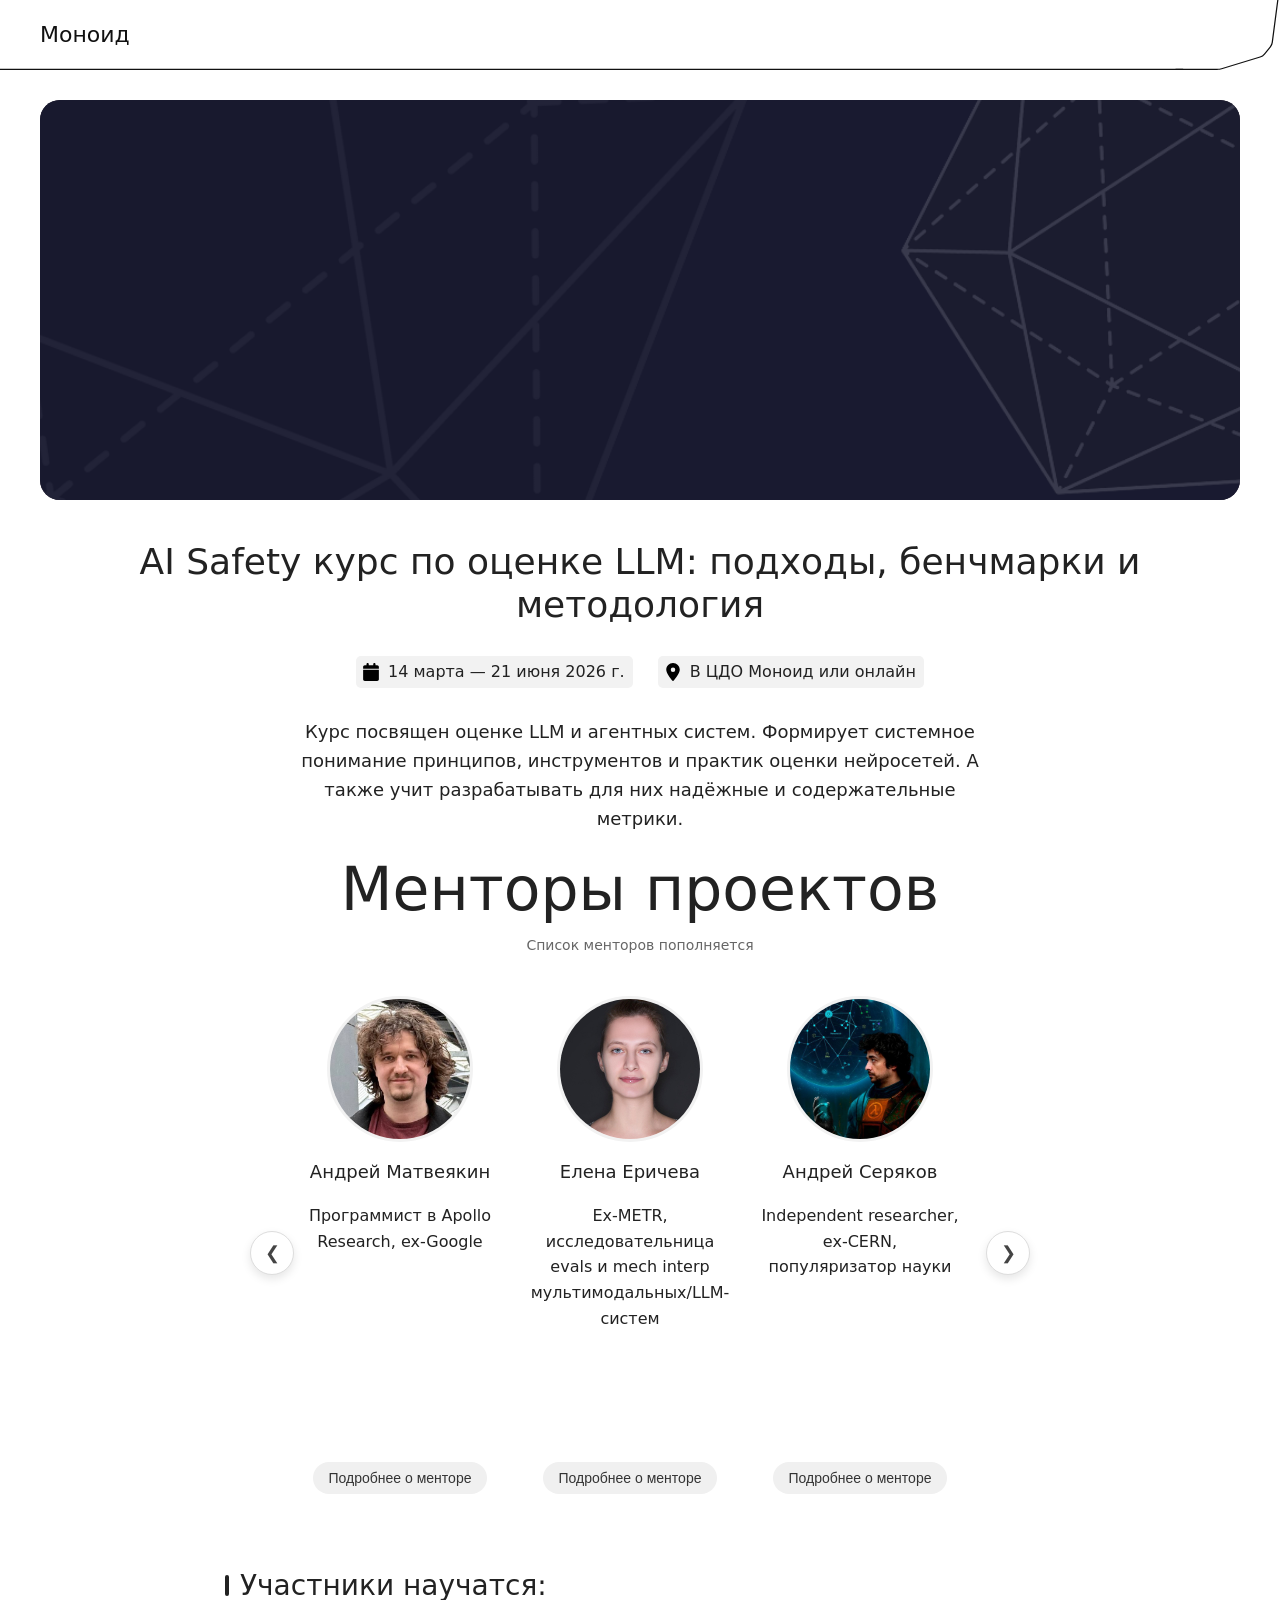
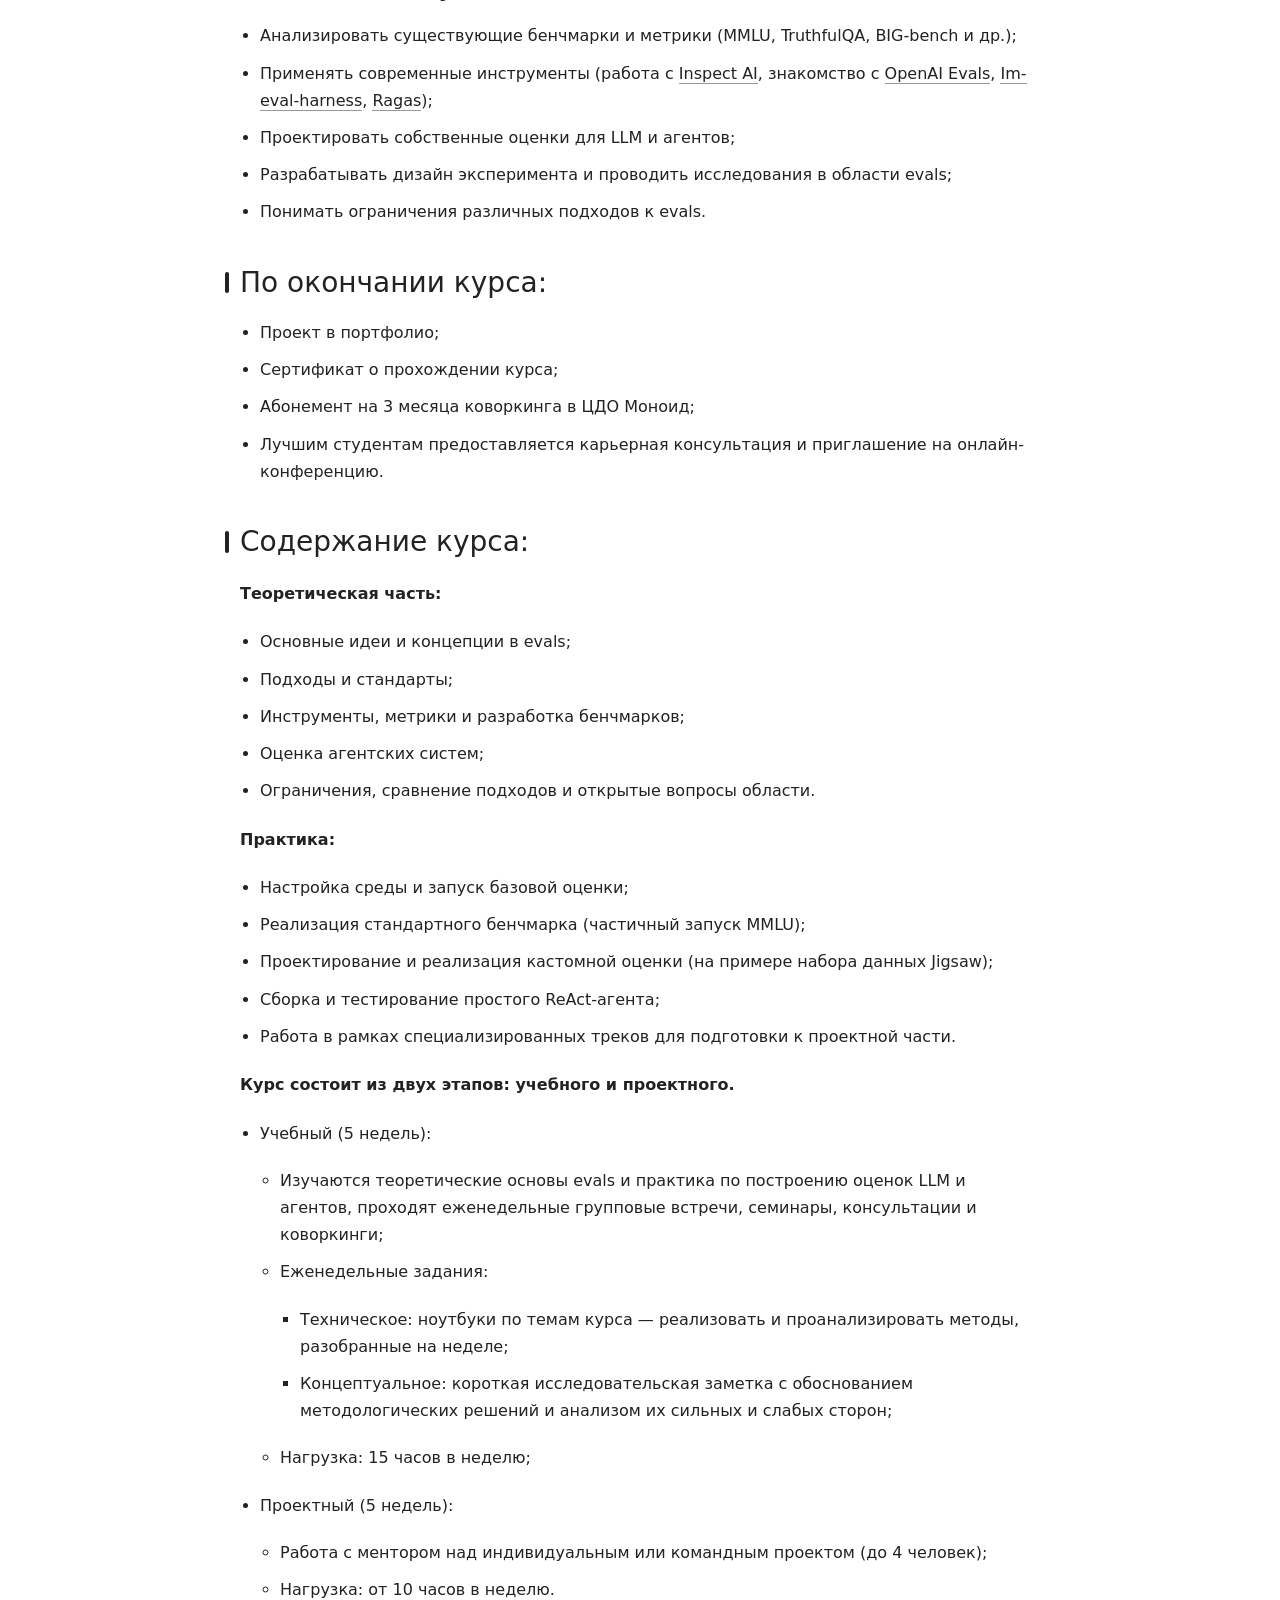
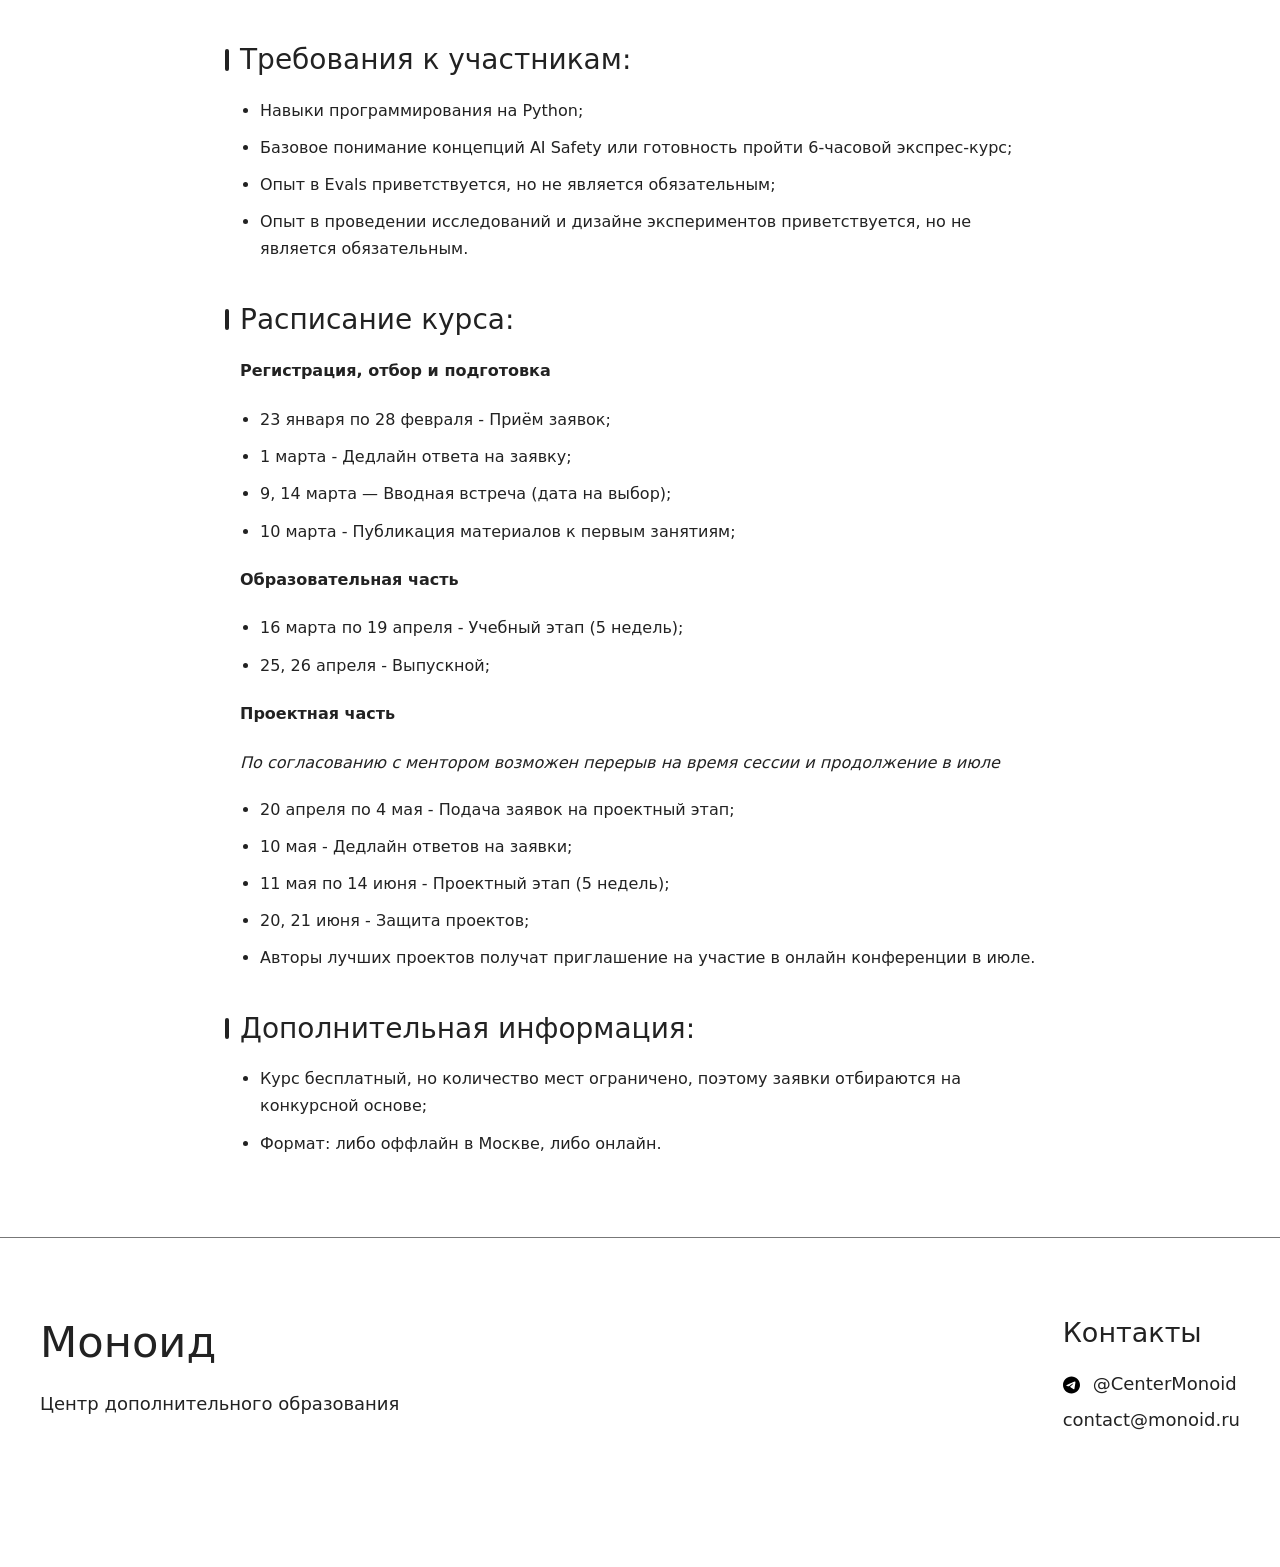
<file: index.html>
<!DOCTYPE html>

<html lang="ru">
<head>
<meta charset="utf-8"/>
<meta content="width=device-width,initial-scale=1" name="viewport"/>
<meta content="Курс посвящен оценке LLM и агентных систем. Формирует системное понимание принципов, инструментов и практик оценки нейросетей. А также учит разрабатывать для них надёжные и содержательные метрики." name="description"/>
<meta content="#222" name="theme-color"/>

<link as="style" href="assets/css/style.css" rel="preload"/>

<link href="assets/css/style.css" rel="stylesheet"/>
<link href="assets/favicon.ico" rel="icon"/>
<link href="assets/logo/icon-16.png" rel="icon" sizes="16x16" type="image/png"/>
<link href="assets/logo/icon-32.png" rel="icon" sizes="32x32" type="image/png"/>
<link href="assets/logo/icon-96.png" rel="icon" sizes="96x96" type="image/png"/>
<link href="assets/logo/icon-180.png" rel="apple-touch-icon" sizes="180x180"/>
<link href="assets/logo/icon.svg" rel="icon" type="image/svg+xml"/>









<title>AI Safety курс по оценке LLM: подходы, бенчмарки и методология | Моноид</title>
<meta content="website" property="og:type"/>
<meta content="AI Safety курс по оценке LLM: подходы, бенчмарки и методология" property="og:title"/>
<meta content="Моноид" property="og:site_name"/>
<meta content="ru" property="og:locale"/>
<meta content="https://monoid.ru/events/course-safety-evals-2026" property="og:url"/>
<link href="https://monoid.ru/events/course-safety-evals-2026" rel="canonical"/>
<link href="assets/site.css" rel="stylesheet"/></head>
<body tabindex="-1">
<!--ШАПКА — можно удалить весь header--><header class="layouts/event.njk" tabindex="-1">
<div>
<a href="index.html">Моноид</a>
</div>
</header>
<main class="layouts/event.njk" data-slug="course-safety-evals-2026" tabindex="-1">
<article class="event-single slug-course-safety-evals-2026">
<header>
<div class="event-hero-image">
<img alt="AI Safety курс по оценке LLM: подходы, бенчмарки и методология" src="assets/images/events/course-safety-evals.svg"/>
</div>
<div>
<h1>AI Safety курс по оценке LLM: подходы, бенчмарки и методология</h1>
<div class="event-intro">
<div class="event-meta">
<div class="meta-item">
<i class="fas fa-calendar"></i>
<span>
14 марта — 21 июня 2026 г.
</span>
</div>
<div class="meta-item">
<i class="fas fa-map-marker-alt"></i>
<span>В ЦДО Моноид или онлайн</span>
</div>
</div>
<p class="event-summary">Курс посвящен оценке LLM и агентных систем. Формирует системное понимание принципов, инструментов и практик оценки нейросетей. А также учит разрабатывать для них надёжные и содержательные метрики.</p>
</div>
<div class="event-share-links">
</div>
</div>
</header>
<div class="event-forms">
<!--МЕНТОРЫ — карточки и модальные окна--><section class="event-carousel">
<h2 class="carousel-title">Менторы проектов</h2>
<div class="carousel-caption">
Список менторов пополняется
</div>
<div class="carousel-wrapper">
<button aria-label="Назад" class="carousel-nav prev js-carousel-prev" type="button">
❮
</button>
<div class="carousel-track-container">
<div class="carousel-track">
<div class="carousel-card">
<div class="card-body">
<div class="card-image">
<img alt="Андрей Матвеякин" loading="lazy" src="assets/images/mentors/andrey-matveiakin.png"/>
</div>
<div class="card-content">
<h4>Андрей Матвеякин</h4>
<p class="card-subtitle">Программист в Apollo Research, ex-Google</p>
</div>
</div>
<button class="card-link js-open-modal" data-modal-target="modal-andrey-matveiakin" type="button">
Подробнее о менторе
</button>
</div>
<div class="carousel-card">
<div class="card-body">
<div class="card-image">
<img alt="Елена Еричева" loading="lazy" src="assets/images/mentors/elena-ericheva.png"/>
</div>
<div class="card-content">
<h4>Елена Еричева</h4>
<p class="card-subtitle">Ex-METR, исследовательница evals и mech interp мультимодальных/LLM-систем</p>
</div>
</div>
<button class="card-link js-open-modal" data-modal-target="modal-elena-ericheva" type="button">
Подробнее о менторе
</button>
</div>
<div class="carousel-card">
<div class="card-body">
<div class="card-image">
<img alt="Андрей Серяков" loading="lazy" src="assets/images/mentors/andrey-seryakov.png"/>
</div>
<div class="card-content">
<h4>Андрей Серяков</h4>
<p class="card-subtitle">Independent researcher, ex-CERN, популяризатор науки</p>
</div>
</div>
<button class="card-link js-open-modal" data-modal-target="modal-andrey-seryakov" type="button">
Подробнее о менторе
</button>
</div>
<div class="carousel-card">
<div class="card-body">
<div class="card-image">
<img alt="Игорь Иванов" loading="lazy" src="assets/images/mentors/igor-ivanov.png"/>
</div>
<div class="card-content">
<h4>Игорь Иванов</h4>
<p class="card-subtitle">Visiting Researcher в Meridian Cambridge</p>
</div>
</div>
<button class="card-link js-open-modal" data-modal-target="modal-igor-ivanov" type="button">
Подробнее о менторе
</button>
</div>
<div class="carousel-card">
<div class="card-body">
<div class="card-image">
<img alt="Анна Шабанова" loading="lazy" src="assets/images/mentors/anna-shabanova.png"/>
</div>
<div class="card-content">
<h4>Анна Шабанова</h4>
<p class="card-subtitle">Исследователь и менеджер Лаборатории ИИ СКОЛКОВО</p>
</div>
</div>
<button class="card-link js-open-modal" data-modal-target="modal-anna-shabanova" type="button">
Подробнее о менторе
</button>
</div>
<div class="carousel-card">
<div class="card-body">
<div class="card-image">
<img alt="Борис Цейтлин" loading="lazy" src="assets/images/mentors/boris-tseitlin.png"/>
</div>
<div class="card-content">
<h4>Борис Цейтлин</h4>
<p class="card-subtitle">Автор ТГ канала 'Борис опять', Ex-eBay, ex-Yandex, преподавал машинное обучение в ВШЭ, ОТУС и Deep Learning School</p>
</div>
</div>
<button class="card-link js-open-modal" data-modal-target="modal-boris-tseitlin" type="button">
Подробнее о менторе
</button>
</div>
<div class="carousel-card">
<div class="card-body">
<div class="card-image">
<img alt="Семен Стешин" loading="lazy" src="assets/images/mentors/simon-steshin.png"/>
</div>
<div class="card-content">
<h4>Семен Стешин</h4>
<p class="card-subtitle">ML исследователь. Работаю в https://sage-future.org/ вместе с авторами AI-2027, чтобы помочь им подумать про ближайшее будущее. Больше тут: https://stesh.in/</p>
</div>
</div>
<button class="card-link js-open-modal" data-modal-target="modal-simon-steshin" type="button">
Подробнее о менторе
</button>
</div>
<div class="carousel-card">
<div class="card-body">
<div class="card-image">
<img alt="Алексей Донцов" loading="lazy" src="assets/images/mentors/alexey-dontsov.jpeg"/>
</div>
<div class="card-content">
<h4>Алексей Донцов</h4>
<p class="card-subtitle">Исследователь в AIRI, занимаюсь интерпретируемостью LLM: пишу статьи и читаю лекции</p>
</div>
</div>
<button class="card-link js-open-modal" data-modal-target="modal-alexey-dontsov" type="button">
Подробнее о менторе
</button>
</div>
<div class="carousel-card">
<div class="card-body">
<div class="card-image">
<img alt="Александра Рыбакова" loading="lazy" src="assets/images/mentors/alexandra-rybakova.png"/>
</div>
<div class="card-content">
<h4>Александра Рыбакова</h4>
<p class="card-subtitle">Аналитик-разработчик в Яндексе, автор учебных курсов по теории ИИ и AI Safety, магистр ВМК МГУ</p>
</div>
</div>
<button class="card-link js-open-modal" data-modal-target="modal-alexandra-rybakova" type="button">
Подробнее о менторе
</button>
</div>
<div class="carousel-card">
<div class="card-body">
<div class="card-image">
<img alt="Denis Moiseenko" loading="lazy" src="assets/images/mentors/denis-moiseenko.png"/>
</div>
<div class="card-content">
<h4>Denis Moiseenko</h4>
<p class="card-subtitle">ML-инженер, исследователь, Preference Model, ex-SPAR, ex-Algoverse</p>
</div>
</div>
<button class="card-link js-open-modal" data-modal-target="modal-denis-moiseenko" type="button">
Подробнее о менторе
</button>
</div>
<div class="carousel-card">
<div class="card-body">
<div class="card-image">
<img alt="Олег Лариков" loading="lazy" src="assets/images/mentors/oleg-larikov.png"/>
</div>
<div class="card-content">
<h4>Олег Лариков</h4>
<p class="card-subtitle">Преподаватель ЦДО Моноид, программист, исследователь безопасности ИИ, популяризатор науки и рационального мышления</p>
</div>
</div>
<button class="card-link js-open-modal" data-modal-target="modal-oleg-larikov" type="button">
Подробнее о менторе
</button>
</div>
<div class="carousel-card">
<div class="card-body">
<div class="card-image">
<img alt="Алексей Горбачев" loading="lazy" src="assets/images/mentors/alexey-gorbachev.png"/>
</div>
<div class="card-content">
<h4>Алексей Горбачев</h4>
<p class="card-subtitle">Магистрант ВМК МГУ. Старший аналитик в Т-банке. Разработчик материалов для курсов по AI Safety</p>
</div>
</div>
<button class="card-link js-open-modal" data-modal-target="modal-alexey-gorbachev" type="button">
Подробнее о менторе
</button>
</div>
<div class="carousel-card">
<div class="card-body">
<div class="card-image">
<img alt="Слава Меритон" loading="lazy" src="assets/images/mentors/slava-meriton.png"/>
</div>
<div class="card-content">
<h4>Слава Меритон</h4>
<p class="card-subtitle">Преподаватель ЦДО Моноид, аспирант, автор курсов по AI Safety, соавтор канала Start in AI Safety</p>
</div>
</div>
<button class="card-link js-open-modal" data-modal-target="modal-slava-meriton" type="button">
Подробнее о менторе
</button>
</div>
<div class="carousel-card">
<div class="card-body">
<div class="card-image">
<img alt="Антон Чайников" loading="lazy" src="assets/images/mentors/anton-chaynikov.png"/>
</div>
<div class="card-content">
<h4>Антон Чайников</h4>
<p class="card-subtitle">Преподаватель ЦДО Моноид, ex-Kaspersky, автор курсов по теории ИИ и AI Safety, магистр НИУ ВШЭ</p>
</div>
</div>
<button class="card-link js-open-modal" data-modal-target="modal-anton-chaynikov" type="button">
Подробнее о менторе
</button>
</div>
<div class="carousel-card">
<div class="card-body">
<div class="card-image">
<img alt="Сабрина Садиех" loading="lazy" src="assets/images/mentors/sabrina-sadiekh.png"/>
</div>
<div class="card-content">
<h4>Сабрина Садиех</h4>
<p class="card-subtitle">XAI/Ai security Researcher, магистрант НИУ ВШЭ, преподаватель и автор курсов по explainable AI</p>
</div>
</div>
<button class="card-link js-open-modal" data-modal-target="modal-sabrina-sadiekh" type="button">
Подробнее о менторе
</button>
</div>
<div class="carousel-card">
<div class="card-body">
<div class="card-image">
<img alt="Артем Карпов" loading="lazy" src="assets/images/mentors/artem-karpov.png"/>
</div>
<div class="card-content">
<h4>Артем Карпов</h4>
<p class="card-subtitle">Independent researcher, scheming (deceptive) behavior of LLM agents</p>
</div>
</div>
<button class="card-link js-open-modal" data-modal-target="modal-artem-karpov" type="button">
Подробнее о менторе
</button>
</div>
<div class="carousel-card">
<div class="card-body">
<div class="card-image">
<img alt="Эдуард Капелко" loading="lazy" src="assets/images/mentors/eduard-kapelko.png"/>
</div>
<div class="card-content">
<h4>Эдуард Капелко</h4>
<p class="card-subtitle">ML инженер, Quant researcher, ныне аспирант по математике НАН РБ. Разработчик материалов для курсов по AI Safety, пишу статьи.</p>
</div>
</div>
<button class="card-link js-open-modal" data-modal-target="modal-eduard-kapelko" type="button">
Подробнее о менторе
</button>
</div>
<div class="carousel-card">
<div class="card-body">
<div class="card-image">
<img alt="Джамиля Эркенова" loading="lazy" src="assets/images/mentors/jamilya-erkenova.png"/>
</div>
<div class="card-content">
<h4>Джамиля Эркенова</h4>
<p class="card-subtitle">Дата аналитик-инженер в Сбере, занимаюсь рисерчем в AI Safety</p>
</div>
</div>
<button class="card-link js-open-modal" data-modal-target="modal-jamilya-erkenova" type="button">
Подробнее о менторе
</button>
</div>
<div class="carousel-card">
<div class="card-body">
<div class="card-image">
<img alt="Сергей Кудряшов" loading="lazy" src="assets/images/mentors/sergey-kudryashov.png"/>
</div>
<div class="card-content">
<h4>Сергей Кудряшов</h4>
<p class="card-subtitle">Рисерчер, аспирант ВШЭ</p>
</div>
</div>
<button class="card-link js-open-modal" data-modal-target="modal-sergey-kudryashov" type="button">
Подробнее о менторе
</button>
</div>
<div class="carousel-card">
<div class="card-body">
<div class="card-image">
<img alt="Михаил Селезнёв" loading="lazy" src="assets/images/mentors/mikhail-seleznev.png"/>
</div>
<div class="card-content">
<h4>Михаил Селезнёв</h4>
<p class="card-subtitle">Научный сотрудник AIRI, аспирант Сколтеха, MATS 5.0, CHAI 2024 Intern, преподаватель ЦДО Моноид</p>
</div>
</div>
<button class="card-link js-open-modal" data-modal-target="modal-mikhail-seleznev" type="button">
Подробнее о менторе
</button>
</div>
</div>
</div>
<button aria-label="Вперед" class="carousel-nav next js-carousel-next" type="button">
❯
</button>
</div>
<div class="mentor-modal-overlay js-modal-overlay" id="modal-andrey-matveiakin">
<div class="mentor-modal-content">
<button aria-label="Закрыть" class="close-modal js-close-modal" type="button">×</button>
<div class="modal-header">
<img alt="Андрей Матвеякин" class="modal-avatar" src="assets/images/mentors/andrey-matveiakin.png"/>
<div>
<h3>Андрей Матвеякин</h3>
<p class="modal-subtitle">Программист в Apollo Research, ex-Google</p>
</div>
</div>
<div class="modal-body">
<p>Создаю инфраструктуру для людей, создающих LLM evals.<br/>
<br/>
Мне интересна софтварная сторона model evaluations.
<strong>Возможные проекты:</strong></p>
<ul>
<li>Что-то улучшить в Inspect AI</li>
<li>Создать новый продукт в экосистеме Inspect AI, который поможет писать эвалы, запускать их, анализировать результаты и прочее</li>
<li>То же самое для любого другого evals framework</li>
<li>С нуля сделать свой evals framework для ситуаций, когда существующие не справляются</li>
</ul>
</div>
</div>
</div>
<div class="mentor-modal-overlay js-modal-overlay" id="modal-elena-ericheva">
<div class="mentor-modal-content">
<button aria-label="Закрыть" class="close-modal js-close-modal" type="button">×</button>
<div class="modal-header">
<img alt="Елена Еричева" class="modal-avatar" src="assets/images/mentors/elena-ericheva.png"/>
<div>
<h3>Елена Еричева</h3>
<p class="modal-subtitle">Ex-METR, исследовательница evals и mech interp мультимодальных/LLM-систем</p>
</div>
</div>
<div class="modal-body">
<p><strong>Область интересов:</strong>
Дизайн и формализация задач для evaluation, интерпретируемость и систематичность оценок, методология построения бенчмарков, анализ валидности и устойчивости оценочных процедур.<br/>
<br/>
<strong>Проект:</strong>
Мне интересны проекты, связанные с формализацией и обоснованием выбранных задач и метрик для оценки моделей. В частности:</p>
<ul>
<li>что именно мы хотим проверять и почему;</li>
<li>как формализовать проверяемое свойство;</li>
<li>чем и как его измерять;</li>
<li>почему выбранная методология считается валидной.</li>
</ul>
<p>Отдельный фокус — снижение false negative и false positive в оценках, а также повышение робастности бенчмарков и их итоговых результатов.</p>
</div>
</div>
</div>
<div class="mentor-modal-overlay js-modal-overlay" id="modal-andrey-seryakov">
<div class="mentor-modal-content">
<button aria-label="Закрыть" class="close-modal js-close-modal" type="button">×</button>
<div class="modal-header">
<img alt="Андрей Серяков" class="modal-avatar" src="assets/images/mentors/andrey-seryakov.png"/>
<div>
<h3>Андрей Серяков</h3>
<p class="modal-subtitle">Independent researcher, ex-CERN, популяризатор науки</p>
</div>
</div>
<div class="modal-body">
<p>Ex-физик частиц, десять лет занимался экспериментальной физикой в ЦЕРН. Популяризатор науки, читаю лекции, вел блог ЦЕРНач, сейчас каналы <a href="https://t.me/sexcolliderrock">@sexcolliderrock</a> и <a href="https://t.me/ai_research_notes">@ai_research_notes</a>, много что еще.<br/>
<br/>
Мне нравится изучать и узнавать о том, как вокруг все работает - от космоса до политических систем. C начала весны 2024 погрузился в ИИ. Очень хорошо умею в research, посредственно в software и совсем никак в hardware.</p>
</div>
</div>
</div>
<div class="mentor-modal-overlay js-modal-overlay" id="modal-igor-ivanov">
<div class="mentor-modal-content">
<button aria-label="Закрыть" class="close-modal js-close-modal" type="button">×</button>
<div class="modal-header">
<img alt="Игорь Иванов" class="modal-avatar" src="assets/images/mentors/igor-ivanov.png"/>
<div>
<h3>Игорь Иванов</h3>
<p class="modal-subtitle">Visiting Researcher в Meridian Cambridge</p>
</div>
</div>
<div class="modal-body">
<p>Scheming evaluations, evaluation awareness</p>
<p><strong>Проекты:</strong></p>
<ul>
<li>Создать прототип реалистичного бенчмарка, тестирующего, может ли ЛЛМ саботировать AI safety исследования или control measures</li>
<li>Создать тул, который позволяет тестировать, распознает ли ЛЛМ конкретные бенчмарки, что важно для понимания, какие бенчмарки попали в обучающую выборку этой ЛЛМ. Можно будет выпустить хайповый пост на LW или, даже, серьезное исследование, в зависимости от энтузиазма и работоспособности участников</li>
<li>Любой проект из этого моего <a href="https://www.lesswrong.com/posts/tn8nKcNE4SDnDxLJj/call-for-science-of-eval-awareness-research-directions">поста</a></li>
</ul>
</div>
</div>
</div>
<div class="mentor-modal-overlay js-modal-overlay" id="modal-anna-shabanova">
<div class="mentor-modal-content">
<button aria-label="Закрыть" class="close-modal js-close-modal" type="button">×</button>
<div class="modal-header">
<img alt="Анна Шабанова" class="modal-avatar" src="assets/images/mentors/anna-shabanova.png"/>
<div>
<h3>Анна Шабанова</h3>
<p class="modal-subtitle">Исследователь и менеджер Лаборатории ИИ СКОЛКОВО</p>
</div>
</div>
<div class="modal-body">
<p><strong>Область интересов:</strong> alignment, физический AI, робототехника, практические исследования в AI Safety</p>
</div>
</div>
</div>
<div class="mentor-modal-overlay js-modal-overlay" id="modal-boris-tseitlin">
<div class="mentor-modal-content">
<button aria-label="Закрыть" class="close-modal js-close-modal" type="button">×</button>
<div class="modal-header">
<img alt="Борис Цейтлин" class="modal-avatar" src="assets/images/mentors/boris-tseitlin.png"/>
<div>
<h3>Борис Цейтлин</h3>
<p class="modal-subtitle">Автор ТГ канала 'Борис опять', Ex-eBay, ex-Yandex, преподавал машинное обучение в ВШЭ, ОТУС и Deep Learning School</p>
</div>
</div>
<div class="modal-body">
<p>Я автор одного из популярных авторских каналов про машинное обучение: <a href="https://t.me/boris_again">@boris_again</a>. Сейчас я пишу научпоп книгу про ИИ и машинное обучение. Провожу мок интервью и даю консультации по трудоутсройству в области CS и ML.</p>
<ul>
<li>Я бывший Staff Machine Learning Engineer в eBay. В том числе работал там над in-house LLM моделями</li>
<li>До этого строил компьютерное зрение с нуля в PlanetFarms, был исследователем Yandex (Toloka) и инженером в YC стартапе Mindsdb.</li>
<li>Преподавал машинное обучение в <a href="https://t.me/c/2736781221/36/1434">ВШЭ</a>, <a href="https://t.me/c/2736781221/36/1434">ОТУС</a> и Deep Learning School. Иногда делаю обучающие материалы просто так: <a href="https://t.me/c/2736781221/36/1434">для чайников</a>, <a href="https://t.me/c/2736781221/36/1434">интересующихся</a> и <a href="https://t.me/c/2736781221/36/1434">не только</a>. Периодически пишу про стартапы, например <a href="https://t.me/c/2736781221/36/1434">про опционы</a>.</li>
<li>Как эксперт от университета Иннополис консультировал Росстат, Роспатент и ВТБ.</li>
<li>Самостоятельно консультировал Сбер (Звук), Яков и Партнеры Digital, делал аудит для <a href="https://t.me/c/2736781221/36/1434">lava.top</a>.</li>
<li>Написал научную статью о прогрогнозировании COVID-19 и даже <a href="https://t.me/c/2736781221/36/1434">немного попал в новости</a>.</li>
<li>Имею довольно хороший нетворк в AI/ML. Например, лично знаю людей работающих над META LLama и Google Gemini, делающих стартапы в AI.</li>
</ul>
<p>В целом я всегда где-то на стыке между инженерией, исследованиями и бизнесом.</p>
</div>
</div>
</div>
<div class="mentor-modal-overlay js-modal-overlay" id="modal-simon-steshin">
<div class="mentor-modal-content">
<button aria-label="Закрыть" class="close-modal js-close-modal" type="button">×</button>
<div class="modal-header">
<img alt="Семен Стешин" class="modal-avatar" src="assets/images/mentors/simon-steshin.png"/>
<div>
<h3>Семен Стешин</h3>
<p class="modal-subtitle">ML исследователь. Работаю в https://sage-future.org/ вместе с авторами AI-2027, чтобы помочь им подумать про ближайшее будущее. Больше тут: https://stesh.in/</p>
</div>
</div>
<div class="modal-body">
<p>Меня интересует предпринимательство сейчас и методологические вопросы всегда. Я работаю вместе с Sage / AI-Futures Project, поэтому если вы очень самостоятельный, не боитесь трудностей и вам понравился проект из списка за авторством Eli L или Daniel Kokotajlo — я могу помочь.</p>
</div>
</div>
</div>
<div class="mentor-modal-overlay js-modal-overlay" id="modal-alexey-dontsov">
<div class="mentor-modal-content">
<button aria-label="Закрыть" class="close-modal js-close-modal" type="button">×</button>
<div class="modal-header">
<img alt="Алексей Донцов" class="modal-avatar" src="assets/images/mentors/alexey-dontsov.jpeg"/>
<div>
<h3>Алексей Донцов</h3>
<p class="modal-subtitle">Исследователь в AIRI, занимаюсь интерпретируемостью LLM: пишу статьи и читаю лекции</p>
</div>
</div>
<div class="modal-body">
<p><strong>Область интересов:</strong><br/>
Mechanistic interpretability, Sparse AutoEncoders, LLM alignment (в узком и широком смыслах), области на стыке.<br/>
<br/>
<strong>Проект:</strong><br/>
Интересно подумать над тем, как использовать техники интерпретируемости для лучших евалсов, в частности хорошо бы получилось использовать пробы, так как они надежны, их легко учить и понимать.</p>
</div>
</div>
</div>
<div class="mentor-modal-overlay js-modal-overlay" id="modal-alexandra-rybakova">
<div class="mentor-modal-content">
<button aria-label="Закрыть" class="close-modal js-close-modal" type="button">×</button>
<div class="modal-header">
<img alt="Александра Рыбакова" class="modal-avatar" src="assets/images/mentors/alexandra-rybakova.png"/>
<div>
<h3>Александра Рыбакова</h3>
<p class="modal-subtitle">Аналитик-разработчик в Яндексе, автор учебных курсов по теории ИИ и AI Safety, магистр ВМК МГУ</p>
</div>
</div>
<div class="modal-body">
<p><strong>Область интересов:</strong><br/>
<strong>tldr;</strong> Evals, концептуальные исследования в AI Safety, прикольные пет-проекты.<br/>
<strong>Подробнее про возможные проекты:</strong> мне интересны проекты, связанные, например, с анализом дизайнов оценок моделей и их усточивостью.</p>
<ul>
<li>Можно приходить с проектами по исследованию ландшафта направлений в safety (например, построению динамической карты изменений за последние н лет или исследованию плотности людей по направлениям).</li>
<li>А также с пет-проектами, направленными на улучшению личных интуиций в проблеме сейфити через попытки реализации прикольных эффектов (почитайте статью про сов, если еще нет).</li>
</ul>
</div>
</div>
</div>
<div class="mentor-modal-overlay js-modal-overlay" id="modal-denis-moiseenko">
<div class="mentor-modal-content">
<button aria-label="Закрыть" class="close-modal js-close-modal" type="button">×</button>
<div class="modal-header">
<img alt="Denis Moiseenko" class="modal-avatar" src="assets/images/mentors/denis-moiseenko.png"/>
<div>
<h3>Denis Moiseenko</h3>
<p class="modal-subtitle">ML-инженер, исследователь, Preference Model, ex-SPAR, ex-Algoverse</p>
</div>
</div>
<div class="modal-body">
<p>Бакалавриат МГУ, магистратура Сколково (биоинформатика).<br/>
<strong>Область интересов:</strong> reasoning, geometric and topological approaches to mechinterp, RL post-training, KGs</p>
</div>
</div>
</div>
<div class="mentor-modal-overlay js-modal-overlay" id="modal-oleg-larikov">
<div class="mentor-modal-content">
<button aria-label="Закрыть" class="close-modal js-close-modal" type="button">×</button>
<div class="modal-header">
<img alt="Олег Лариков" class="modal-avatar" src="assets/images/mentors/oleg-larikov.png"/>
<div>
<h3>Олег Лариков</h3>
<p class="modal-subtitle">Преподаватель ЦДО Моноид, программист, исследователь безопасности ИИ, популяризатор науки и рационального мышления</p>
</div>
</div>
<div class="modal-body">
<p>Программист на C, C++, Phyton. В свободное время рассказываю про математику, байесовские методы, agent foundation. Полагаю, что у нас, сегодня нет проблемы "согласования ИИ", хорошо отделённой от проблемы "понимания, что вообще интеллект такое". Следовательно абстрактное беспокойство "безопасны ли вот эти эксперименты" нельзя удовлетворительно разрешить, не имея достаточно хорошей модели области вообще.</p>
</div>
</div>
</div>
<div class="mentor-modal-overlay js-modal-overlay" id="modal-alexey-gorbachev">
<div class="mentor-modal-content">
<button aria-label="Закрыть" class="close-modal js-close-modal" type="button">×</button>
<div class="modal-header">
<img alt="Алексей Горбачев" class="modal-avatar" src="assets/images/mentors/alexey-gorbachev.png"/>
<div>
<h3>Алексей Горбачев</h3>
<p class="modal-subtitle">Магистрант ВМК МГУ. Старший аналитик в Т-банке. Разработчик материалов для курсов по AI Safety</p>
</div>
</div>
<div class="modal-body">
<p>В рамках проекта предлагаю доработать обучающие ноутбуки по inspect_ai для добавления в гит AISI</p>
</div>
</div>
</div>
<div class="mentor-modal-overlay js-modal-overlay" id="modal-slava-meriton">
<div class="mentor-modal-content">
<button aria-label="Закрыть" class="close-modal js-close-modal" type="button">×</button>
<div class="modal-header">
<img alt="Слава Меритон" class="modal-avatar" src="assets/images/mentors/slava-meriton.png"/>
<div>
<h3>Слава Меритон</h3>
<p class="modal-subtitle">Преподаватель ЦДО Моноид, аспирант, автор курсов по AI Safety, соавтор канала Start in AI Safety</p>
</div>
</div>
<div class="modal-body">
<p><strong>Область интересов:</strong> концептуальные исследования в AI Safety, методология оценки LLM, дизайн оценок, дизайн экспериментов.</p>
<p><strong>Проект:</strong> мне интересны проекты, которые анализируют промптозависмость бенчмарков.</p>
<ul>
<li>Это может быть техническое исследование с хорошим дизайном эксперимента.</li>
<li>Или анализ существующих экспериментов на предмет совпадения/различия их подлежащих моделей.</li>
</ul>
</div>
</div>
</div>
<div class="mentor-modal-overlay js-modal-overlay" id="modal-anton-chaynikov">
<div class="mentor-modal-content">
<button aria-label="Закрыть" class="close-modal js-close-modal" type="button">×</button>
<div class="modal-header">
<img alt="Антон Чайников" class="modal-avatar" src="assets/images/mentors/anton-chaynikov.png"/>
<div>
<h3>Антон Чайников</h3>
<p class="modal-subtitle">Преподаватель ЦДО Моноид, ex-Kaspersky, автор курсов по теории ИИ и AI Safety, магистр НИУ ВШЭ</p>
</div>
</div>
<div class="modal-body">
<p>Области интересов: алгоритмическая теория мышления с фокусом в эмпирику и математику; модели мира, онтологии, их опознание и согласование</p>
</div>
</div>
</div>
<div class="mentor-modal-overlay js-modal-overlay" id="modal-sabrina-sadiekh">
<div class="mentor-modal-content">
<button aria-label="Закрыть" class="close-modal js-close-modal" type="button">×</button>
<div class="modal-header">
<img alt="Сабрина Садиех" class="modal-avatar" src="assets/images/mentors/sabrina-sadiekh.png"/>
<div>
<h3>Сабрина Садиех</h3>
<p class="modal-subtitle">XAI/Ai security Researcher, магистрант НИУ ВШЭ, преподаватель и автор курсов по explainable AI</p>
</div>
</div>
<div class="modal-body">
<p><strong>Область интересов:</strong> исследования в области интерпретируемости моделей, стык интерпретируемости и safety/security, исследования внутренней геометрии моделей в downstream задачах.</p>
<p><strong>Проект:</strong> мне интересны проекты, которые стремятся интерпретировать внутреннее пространство моделей.</p>
<ul>
<li>Исследование границ Platonic representaion/Linear гипотез в LLM.</li>
<li>Исследование влияния атак (white/black box) на внутренние пространства модели</li>
<li>Нахождение и устранение bias'es в моделях</li>
<li>Разработка domain-specific стратегий защит LLM (гардрейлы, unlearning, операции с эмбеддингами, альтернативные походы)</li>
</ul>
</div>
</div>
</div>
<div class="mentor-modal-overlay js-modal-overlay" id="modal-artem-karpov">
<div class="mentor-modal-content">
<button aria-label="Закрыть" class="close-modal js-close-modal" type="button">×</button>
<div class="modal-header">
<img alt="Артем Карпов" class="modal-avatar" src="assets/images/mentors/artem-karpov.png"/>
<div>
<h3>Артем Карпов</h3>
<p class="modal-subtitle">Independent researcher, scheming (deceptive) behavior of LLM agents</p>
</div>
</div>
<div class="modal-body">
<p><a href="https://www.artkpv.net/">www.artkpv.net</a></p>
<p><strong>Область интересов</strong>: Сейчас в основном evals, которые относятся к encoded reasoning, scheming (deceptive) behavior of LLM agents.</p>
<p><strong>Возможный проект:</strong> We propose a series of experiments to assess large language models (LLMs) steganography risks and develop defenses. Our research question: How do LLM steganographic capabilities scale from individual model reasoning to multi-model coordination, and what detection and mitigation strategies prove effective? The experiments follow a logical progression:</p>
<ol>
<li>Establish individual model capabilities;</li>
<li>Scale to multi-model communication, additionally evaluating hidden Schelling coordination;</li>
<li>Develop detection methods;</li>
<li>Implement mitigation strategies. Results will be published incrementally as smaller reports, followed by a research paper(s) compiling the accumulated evidence.<br/>
\</li>
</ol>
</div>
</div>
</div>
<div class="mentor-modal-overlay js-modal-overlay" id="modal-eduard-kapelko">
<div class="mentor-modal-content">
<button aria-label="Закрыть" class="close-modal js-close-modal" type="button">×</button>
<div class="modal-header">
<img alt="Эдуард Капелко" class="modal-avatar" src="assets/images/mentors/eduard-kapelko.png"/>
<div>
<h3>Эдуард Капелко</h3>
<p class="modal-subtitle">ML инженер, Quant researcher, ныне аспирант по математике НАН РБ. Разработчик материалов для курсов по AI Safety, пишу статьи.</p>
</div>
</div>
<div class="modal-body">
<p><strong>Область интересов:</strong> evals, mechinterp (математика и прикладная), agent foundations, unlearning, gradual disempowerment, cooperative AI.</p>
</div>
</div>
</div>
<div class="mentor-modal-overlay js-modal-overlay" id="modal-jamilya-erkenova">
<div class="mentor-modal-content">
<button aria-label="Закрыть" class="close-modal js-close-modal" type="button">×</button>
<div class="modal-header">
<img alt="Джамиля Эркенова" class="modal-avatar" src="assets/images/mentors/jamilya-erkenova.png"/>
<div>
<h3>Джамиля Эркенова</h3>
<p class="modal-subtitle">Дата аналитик-инженер в Сбере, занимаюсь рисерчем в AI Safety</p>
</div>
</div>
<div class="modal-body">
<p>Из релевантного интересны эвалсы и scalable oversight.
<strong>Проекты:</strong></p>
<ol>
<li>Генерация Connections-like конфигов и оценка моделей на них</li>
<li>Проверка честности моделей и утечек данных путем сравнения теоретических алгоритмических сложностей и наблюдаемого поведения модели на различных тасках</li>
</ol>
</div>
</div>
</div>
<div class="mentor-modal-overlay js-modal-overlay" id="modal-sergey-kudryashov">
<div class="mentor-modal-content">
<button aria-label="Закрыть" class="close-modal js-close-modal" type="button">×</button>
<div class="modal-header">
<img alt="Сергей Кудряшов" class="modal-avatar" src="assets/images/mentors/sergey-kudryashov.png"/>
<div>
<h3>Сергей Кудряшов</h3>
<p class="modal-subtitle">Рисерчер, аспирант ВШЭ</p>
</div>
</div>
<div class="modal-body">
<p><strong>Области интересов:</strong></p>
<ul>
<li>Extreme value theory, adversarial elicitation, statistical guarantees on predicability of evals</li>
<li>Lipschitz function approximation, distributionally robust optimization</li>
<li>stochastic approximation, risk bounds, probabilistic regularization</li>
</ul>
</div>
</div>
</div>
<div class="mentor-modal-overlay js-modal-overlay" id="modal-mikhail-seleznev">
<div class="mentor-modal-content">
<button aria-label="Закрыть" class="close-modal js-close-modal" type="button">×</button>
<div class="modal-header">
<img alt="Михаил Селезнёв" class="modal-avatar" src="assets/images/mentors/mikhail-seleznev.png"/>
<div>
<h3>Михаил Селезнёв</h3>
<p class="modal-subtitle">Научный сотрудник AIRI, аспирант Сколтеха, MATS 5.0, CHAI 2024 Intern, преподаватель ЦДО Моноид</p>
</div>
</div>
<div class="modal-body">
<p><a href="https://scholar.google.com/citations?user=zHaNRJIAAAAJ&amp;hl=en">Google Scholar</a></p>
<p><strong>Область интересов:</strong></p>
<ul>
<li><strong>Идейно:</strong> фундаментальные проблемы AI Safety (~<a href="https://www.lesswrong.com/posts/NJYmovr9ZZAyyTBwM/what-i-mean-by-alignment-is-in-large-part-about-making">making cognition aimable at all</a>, sharp left turn, <a href="https://www.lesswrong.com/w/diamond-maximizer">diamond problem</a>, <a href="https://intelligence.org/files/Corrigibility.pdf">shutdown problem</a>, <a href="https://www.lesswrong.com/posts/XWwvwytieLtEWaFJX/deep-deceptiveness">deep deceptiveness</a>) и систематизация моделей угроз.</li>
<li><strong>Прагматически:</strong> генерализация, устойчивость, достоверность AI-систем.</li>
</ul>
<p><strong>Статьи:</strong></p>
<ul>
<li><a href="https://arxiv.org/abs/2510.11288">Emergent Misalignment via In-Context Learning: Narrow in-context examples can produce broadly misaligned LLMs</a>;</li>
<li><a href="https://arxiv.org/abs/2412.09565">Obfuscated Activations Bypass LLM Latent-Space Defenses</a>.</li>
</ul>
</div>
</div>
</div>
</section>
</div>
<!--ОПИСАНИЕ И ПРОГРАММА--><div class="event-content">
<h3>Участники научатся:</h3>
<ul>
<li>Анализировать существующие бенчмарки и метрики (MMLU, TruthfulQA, BIG-bench и др.);</li>
<li>Применять современные инструменты (работа с <a href="https://inspect.aisi.org.uk/">Inspect AI</a>, знакомство с <a href="https://datanorth.ai/blog/evals-openais-framework-for-evaluating-llms">OpenAI Evals</a>, <a href="https://www.eleuther.ai/projects/large-language-model-evaluation">Im-eval-harness</a>, <a href="https://www.ragas.io/">Ragas</a>);</li>
<li>Проектировать собственные оценки для LLM и агентов;</li>
<li>Разрабатывать дизайн эксперимента и проводить исследования в области evals;</li>
<li>Понимать ограничения различных подходов к evals.</li>
</ul>
<h3>По окончании курса:</h3>
<ul>
<li>Проект в портфолио;</li>
<li>Сертификат о прохождении курса;</li>
<li>Абонемент на 3 месяца коворкинга в ЦДО Моноид;</li>
<li>Лучшим студентам предоставляется карьерная консультация и приглашение на онлайн-конференцию.</li>
</ul>
<h3>Содержание курса:</h3>
<h4>Теоретическая часть:</h4>
<ul>
<li>Основные идеи и концепции в evals;</li>
<li>Подходы и cтандарты;</li>
<li>Инструменты, метрики и разработка бенчмарков;</li>
<li>Оценка агентских систем;</li>
<li>Ограничения, сравнение подходов и открытые вопросы области.</li>
</ul>
<h4>Практика:</h4>
<ul>
<li>Настройка среды и запуск базовой оценки;</li>
<li>Реализация стандартного бенчмарка (частичный запуск MMLU);</li>
<li>Проектирование и реализация кастомной оценки (на примере набора данных Jigsaw);</li>
<li>Сборка и тестирование простого ReAct-агента;</li>
<li>Работа в рамках специализированных треков для подготовки к проектной части.</li>
</ul>
<h4>Курс состоит из двух этапов: учебного и проектного.</h4>
<ul>
<li>Учебный (5 недель):
<ul>
<li>Изучаются теоретические основы evals и практика по построению оценок LLM и агентов, проходят еженедельные групповые встречи, семинары, консультации и коворкинги;</li>
<li>Еженедельные задания:
<ul>
<li>Техническое: ноутбуки по темам курса — реализовать и проанализировать методы, разобранные на неделе;</li>
<li>Концептуальное: короткая исследовательская заметка с обоснованием методологических решений и анализом их сильных и слабых сторон;</li>
</ul>
</li>
<li>Нагрузка: 15 часов в неделю;</li>
</ul>
</li>
<li>Проектный (5 недель):
<ul>
<li>Работа с ментором над индивидуальным или командным проектом (до 4 человек);</li>
<li>Нагрузка: от 10 часов в неделю.</li>
</ul>
</li>
</ul>
<h3>Требования к участникам:</h3>
<ul>
<li>Навыки программирования на Python;</li>
<li>Базовое понимание концепций AI Safety или готовность пройти 6-часовой экспрес-курс;</li>
<li>Опыт в Evals приветствуется, но не является обязательным;</li>
<li>Опыт в проведении исследований и дизайне экспериментов приветствуется, но не является обязательным.</li>
</ul>
<h3>Расписание курса:</h3>
<h4>Регистрация, отбор и подготовка</h4>
<ul>
<li>23 января по 28 февраля - Приём заявок;</li>
<li>1 марта - Дедлайн ответа на заявку;</li>
<li>9, 14 марта — Вводная встреча (дата на выбор);</li>
<li>10 марта - Публикация материалов к первым занятиям;</li>
</ul>
<h4>Образовательная часть</h4>
<ul>
<li>16 марта по 19 апреля - Учебный этап (5 недель);</li>
<li>25, 26 апреля - Выпускной;</li>
</ul>
<h4>Проектная часть</h4>
<p><em>По согласованию с ментором возможен перерыв на время сессии и продолжение в июле</em></p>
<ul>
<li>20 апреля по 4 мая - Подача заявок на проектный этап;</li>
<li>10 мая - Дедлайн ответов на заявки;</li>
<li>11 мая по 14 июня - Проектный этап (5 недель);</li>
<li>20, 21 июня - Защита проектов;</li>
<li>Авторы лучших проектов получат приглашение на участие в онлайн конференции в июле.</li>
</ul>
<h3>Дополнительная информация:</h3>
<ul>
<li>Курс бесплатный, но количество мест ограничено, поэтому заявки отбираются на конкурсной основе;</li>
<li>Формат: либо оффлайн в Москве, либо онлайн.</li>
</ul>
</div>
</article>
</main>
<!--НИЖНИЙ БЛОК — можно удалить весь footer--><footer>
<ul>
<li>
<h2>Моноид</h2>
<p>Центр дополнительного образования</p>
</li>
<li>
<h3>Контакты</h3>
<p><a href="https://t.me/CenterMonoid" rel="noopener noreferrer" target="_blank"><i class="fas fa-telegram"></i> @CenterMonoid</a>
<a href="mailto:contact@monoid.ru">contact@monoid.ru</a></p>
</li>
</ul>
</footer>
<script defer="True" src="assets/course.js"></script></body>
</html>
</file>
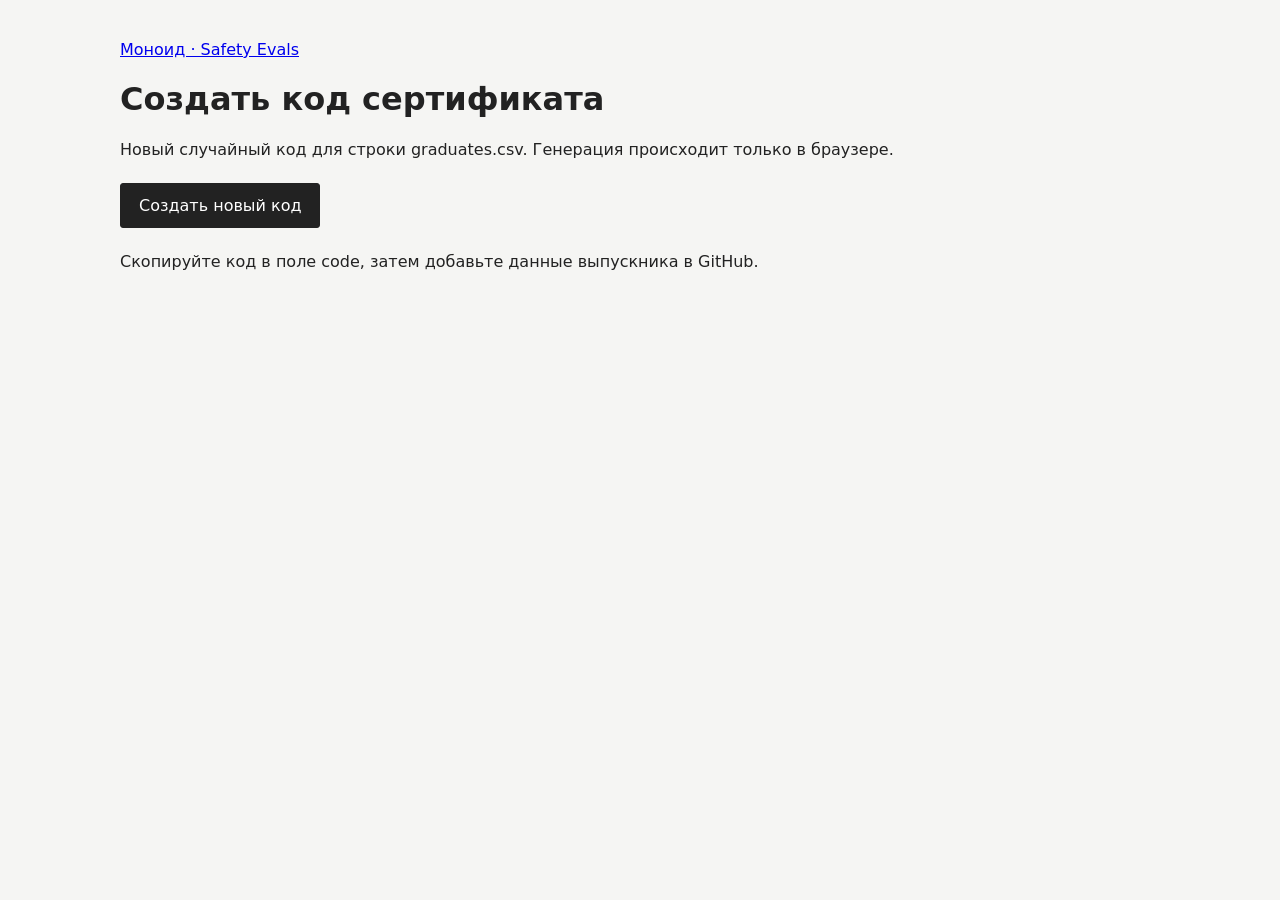
<file: code-generator.html>
<!doctype html><html lang="ru"><meta charset="utf-8"><meta name="viewport" content="width=device-width,initial-scale=1"><title>Новый код сертификата</title><link rel="stylesheet" href="assets/site.css"><body class="cert-page"><main class="cert-main"><a href="index.html">Моноид · Safety Evals</a><h1>Создать код сертификата</h1><p>Новый случайный код для строки graduates.csv. Генерация происходит только в браузере.</p><div class="actions"><button id="generate">Создать новый код</button></div><output id="new-code" aria-live="polite" style="user-select:all;overflow-wrap:anywhere"></output><p>Скопируйте код в поле code, затем добавьте данные выпускника в GitHub.</p></main><script>document.getElementById('generate').onclick=()=>{const bytes=crypto.getRandomValues(new Uint8Array(24));document.getElementById('new-code').textContent=btoa(String.fromCharCode(...bytes)).replaceAll('+','-').replaceAll('/','_');};</script></body></html>
</file>
<file: assets/css/style.css>
body,html{margin:0;padding:0}body{background:#fff;color:#222;font:1.2em/1.62 sans-serif;font-family:system-ui,Segoe UI,Noto Sans,Roboto,Helvetica Neue,Helvetica,Arial,sans-serif,Apple Color Emoji,Segoe UI Emoji,Segoe UI Symbol;font-weight:200;-webkit-text-size-adjust:100%;-webkit-tap-highlight-color:transparent;-webkit-font-smoothing:antialiased}strong{font-weight:700}main{box-sizing:content-box;margin:0;min-height:calc(100vh - var(--header-height) - var(--footer-height));padding:0}article{margin:0 auto;max-width:1400px;padding:10px 40px}article img{max-width:100%;-o-object-fit:contain;object-fit:contain}h1,h2,h3{font-weight:200;line-height:1.2}@media print{body{max-width:none}}a{color:inherit}.hidden{display:none!important}.fas{flex-shrink:0}@media (max-width:425px){.no-mobile{display:none}}body{--header-height:70px}body>header{height:var(--header-height);left:0;line-height:100%;margin:0;position:sticky;right:0;top:0;z-index:100;--color-header-text:#000;--color-header-menu:#fff}:is(body>header)>div{background:no-repeat 100% url("[data-uri]"),#fff;background-size:auto var(--header-height);box-shadow:0 0 10px #fff;box-sizing:border-box;display:flex;gap:20px;margin:0 auto;max-width:1480px;padding:0 30px}:is(:is(body>header)>div) a{align-items:center;box-sizing:border-box;color:#111;display:flex;font-weight:200;height:calc(var(--header-height) - 40px);justify-content:center;margin:20px 0;padding:10px;text-decoration:none;transition:color .2s ease-out}:is(:is(:is(body>header)>div) a):hover{color:#555}:is(:is(body>header)>div)>a:first-child{font-size:22px;margin-right:auto}.home:is(body>header)>div{background:none;background-color:rgba(0,0,0,.8);--color-header-text:#fff;--color-header-menu:#000;border-radius:0 0 5px 5px;box-shadow:none}:is(.home:is(body>header)>div) a{color:#fff}:is(:is(.home:is(body>header)>div) a):hover{color:#ddd}:is(body>header>div>nav)>.hamburger{display:none}:is(body>header>div>nav)>.options{display:flex;gap:20px;justify-content:space-around}@media(max-width:959.95px){:is(body>header>div>nav)>.hamburger{align-content:center;display:grid;justify-content:center;grid-row-gap:5px;box-sizing:content-box;grid-template-columns:1fr;grid-template-rows:repeat(3,3px);height:30px;opacity:.867;padding:20px;pointer-events:auto;position:relative;row-gap:5px;width:30px;z-index:20}:is(:is(body>header>div>nav)>.hamburger)>span{border-bottom:2px solid var(--color-header-text);height:0;opacity:1;transform:translateY(0);transition-duration:.2s;transition-property:transform,opacity;width:100%}:is(:is(body>header>div>nav)>.hamburger)>span:last-child,:is(:is(body>header>div>nav)>.hamburger)>span:nth-child(2),:is(:is(body>header>div>nav)>.hamburger)>span:nth-last-child(2){grid-column:1;grid-row:2;transform:rotate(0deg)}:is(body>header>div>nav):not(:focus-within)>.options{display:none}:is(body>header>div>nav)>.options{display:block;left:0;padding-top:10px;position:absolute;top:var(--header-height)}:is(:is(body>header>div>nav)>.options):before{background:var(--color-header-menu);content:"";display:block;height:var(--header-height);left:0;pointer-events:none;position:absolute;right:0;top:calc(var(--header-height)*-1)}:is(body>header>div>nav)>.options{animation:fade-in .3s forwards;background:var(--color-header-menu);color:var(--color-header-menu-text);height:calc(100vh - var(--header-height));width:100%}:is(:is(body>header>div>nav)>.options)>:first-child{animation:slide-up .15s forwards}:is(:is(body>header>div>nav)>.options)>:nth-child(2){animation:slide-up-1 225ms forwards}:is(:is(body>header>div>nav)>.options)>:nth-child(3){animation:slide-up-2 .3s forwards}:is(:is(body>header>div>nav)>.options)>*{animation:slide-up-3 375ms forwards}:is(:is(body>header>div>nav)>.options)::-webkit-scrollbar{width:0}:is(:is(body>header>div>nav)>.options)>*{font-size:22px;position:relative}:is(body>header>div>nav):focus-within>.hamburger{pointer-events:none}:is(:is(body>header>div>nav):focus-within>.hamburger)>span:first-child,:is(:is(body>header>div>nav):focus-within>.hamburger)>span:nth-child(2),:is(:is(body>header>div>nav):focus-within>.hamburger)>span:nth-child(3){opacity:0}:is(:is(body>header>div>nav):focus-within>.hamburger)>span:last-child{transform:rotate(-45deg)}:is(:is(body>header>div>nav):focus-within>.hamburger)>span:nth-last-child(2){transform:rotate(45deg)}:is(:is(body>header>div>nav):focus-within>.hamburger)>span:first-child{transform:translateY(10px)}:is(:is(body>header>div>nav):focus-within>.hamburger)>span:nth-child(3){transform:translateY(-10px)}}body{--footer-height:330px}@media (max-width:919.95px){body{--footer-height:420px}body>footer>ul>li:first-child{width:100%}}@media (max-width:579.95px){body{--footer-height:570px}body>footer>ul>li{width:100%}}body>footer{background-color:#fff;border-top:1px solid #0008;margin-top:auto;padding-top:79px;width:100%}:is(body>footer) a.btn-tg{align-items:center;background:#eee;border-radius:300px;color:#000;display:inline-flex;font-size:12px;font-style:normal;font-weight:500;justify-content:center;letter-spacing:.7px;margin-top:5px;padding:12px 20px;text-decoration:none;text-transform:uppercase;transition:background-color .2s ease-out}:is(:is(body>footer) a.btn-tg):hover{background-color:#ccc}main.home+:is(body>footer){border-top:0;padding-top:80px}:is(main.home+:is(body>footer)) a.btn-tg{display:none}:is(body>footer) h2,:is(body>footer) h3,:is(body>footer) p,:is(body>footer) ul{margin:0}:is(body>footer)>ul{display:flex;flex-wrap:wrap;font-size:18px;gap:30px;justify-content:space-between;list-style:none;margin:0 auto;max-width:1400px;min-height:220px;padding:0 40px 30px}@media (max-width:499.95px){:is(body>footer)>ul{display:block}:is(:is(:is(body>footer)>ul)>li):not(:last-child){margin-bottom:30px}:is(:is(:is(body>footer)>ul)>li) h2{margin-bottom:10px}}:is(:is(body>footer)>ul) h2{color:#222;font-size:2.4em;font-weight:200;margin-bottom:20px}:is(:is(body>footer)>ul) h3{color:#222;font-size:1.5em;font-weight:200;margin-bottom:20px}:is(:is(body>footer)>ul) a{border-radius:5px;display:block;margin:-2px -7px 5px;padding:2px 7px;text-decoration:none}:is(:is(:is(body>footer)>ul) a) i.fas{margin-right:.35em;vertical-align:-.2em}:is(:is(:is(body>footer)>ul) a):hover{background:#eee}:is(:is(body>footer)>ul) a,:is(:is(body>footer)>ul) a:visited,:is(:is(body>footer)>ul) p{color:#222}:is(:is(body>footer)>ul) a:hover{color:#222}:is(:is(body>footer)>ul) p{margin-bottom:12px}:is(body>footer) .footer-link-small{color:#666;font-size:.8em;text-decoration:none}:is(:is(body>footer) .footer-link-small):hover{color:#222}main.home{align-items:center;background-color:#000;background-image:url("[data-uri]");background-position:50%;background-repeat:no-repeat;background-size:contain;color:#eee;display:flex;justify-content:center;margin-top:-70px;min-height:100vh;text-align:center}main.home>article{padding:0}main.home a{align-items:center;background:#eee;border:0;border-radius:300px;box-sizing:border-box;color:#000;display:inline-flex;font-size:14px;font-style:normal;font-weight:500;height:60px;justify-content:center;letter-spacing:.7px;margin:35px 20px 0;min-width:225px;padding:20px 26px;text-decoration:none;text-transform:uppercase;transition:background-color .2s ease-out}:is(main.home a):hover{background-color:#ccc}[target=_blank]:is(main.home a){background:#000;border:1px solid #eee;color:#fff}[target=_blank]:is(main.home a):hover{background-color:#222}main.home h1{font-size:60px;font-weight:200;margin:0 0 5px}main.home h2{font-size:1.2em;font-weight:200;margin:0 0 30px;opacity:.8}@media (max-aspect-ratio:111/70){main.home{background-position:100%;background-size:cover}}@media (max-aspect-ratio:17/20){main.home{background-position:91%}}main.home h1,main.home h2,main.home p:not(:last-child){background-color:rgba(0,0,0,.8);border-radius:5px;display:table;margin-left:auto;margin-right:auto;padding:5px}main.home p:last-child{margin-left:auto;margin-right:auto;max-width:600px}@media (max-width:599.95px){main.home p{font-size:18px;line-height:1.4;margin:0}main.home a{height:50px;margin-top:20px;padding:15px 26px}main.home h2{margin-bottom:20px}}main>article{padding:60px 40px}:is(main>article) h2{font-size:60px;font-weight:200;margin-bottom:40px;margin-top:0}:is(main>article)>details>summary{font-size:20px}@media (max-width:599.95px){:is(main>article) h2{font-size:40px}}:is(main[data-slug=legal]>article)>ul:first-of-type{display:flex;flex-wrap:wrap;gap:30px 50px;justify-content:space-between;list-style:none;padding:0}:is(:is(main[data-slug=legal]>article)>ul:first-of-type)>*{max-width:660px}:is(:is(main[data-slug=legal]>article)>ul:first-of-type) p{margin:0;padding:0}main[data-slug=products]>article{display:flex;flex-wrap:wrap;gap:0;justify-content:space-between}:is(main[data-slug=products]>article)>*{width:100%}:is(main[data-slug=products]>article)>h2{width:50%}:is(main[data-slug=products]>article)>div{padding-top:20px;width:50%}:is(:is(main[data-slug=products]>article)>div):first-child{padding-top:0}@media (max-width:999.95px){:is(main[data-slug=products]>article)>div,:is(main[data-slug=products]>article)>h2{width:100%}}:is(main[data-slug=products]>article) pre{white-space:pre-wrap}:is(main[data-slug=products]>article) iframe{aspect-ratio:8/6;border:0;width:100%}:is(main[data-slug=products]>article) .price-item{display:block;padding:4px 0}:is(main[data-slug=products]>article) .price-item .event-link{background:#222;border-radius:30px;color:#fff;display:inline-block;font-size:14px;font-weight:500;letter-spacing:.7px;margin-left:10px;padding:6px 16px;text-decoration:none;text-transform:uppercase;transition:background-color .2s ease-out;vertical-align:middle}:is(:is(main[data-slug=products]>article) .price-item .event-link):hover{background-color:#444}main[data-slug=privacy] pre{white-space:pre-wrap}:is(main[data-slug=about]>article)>ul{display:flex;flex-wrap:wrap;gap:50px;justify-content:space-around;list-style:none;margin:60px auto 0;max-width:1200px;padding:0;width:100%}:is(:is(main[data-slug=about]>article)>ul)>li{display:block;margin:0}:is(:is(:is(main[data-slug=about]>article)>ul)>li) a{align-items:center;background:#222;border:0;border-radius:300px;box-sizing:border-box;color:#fff;display:flex;font-size:14px;font-style:normal;font-weight:500;height:60px;justify-content:center;letter-spacing:.7px;padding:0 26px;text-align:center;text-decoration:none;text-transform:uppercase;transition:background-color .2s ease-out;width:225px}:is(:is(:is(:is(main[data-slug=about]>article)>ul)>li) a):hover{background-color:#444}main[data-slug=donate] .donate-options{display:flex;flex-wrap:wrap;gap:20px;justify-content:left;margin:30px 0}:is(main[data-slug=donate] .donate-options) .payment-btn{background:#222;border-radius:30px;color:#fff;display:inline-block;flex:1 1 calc(50% - 20px);font-size:16px;font-weight:500;max-width:100px;min-width:80px;padding:15px 30px;text-align:center;text-decoration:none;transition:all .2s ease-out}:is(:is(main[data-slug=donate] .donate-options) .payment-btn):hover{background:#444}main[data-slug=consent] article{font-size:1rem;font-weight:400}@keyframes fade-in{0%{opacity:0}to{opacity:1}}@keyframes fade-out{0%{opacity:1}to{opacity:0}}@keyframes fade-in-1{0%{opacity:0}33%{opacity:0}to{opacity:1}}@keyframes header-slide-in{0%{transform:translateY(-30px)}to{transform:translateY(0)}}@keyframes header-slide-out{0%{transform:translateY(0)}to{transform:translateY(-30px)}}@keyframes slide-up{0%{opacity:0;transform:translateY(-20px)}to{opacity:1;transform:translateY(0)}}@keyframes slide-up-1{0%{opacity:0;transform:translateY(-20px)}33%{opacity:0;transform:translateY(-20px)}to{opacity:1;transform:translateY(0)}}@keyframes slide-up-2{0%{opacity:0;transform:translateY(-20px)}50%{opacity:0;transform:translateY(-20px)}to{opacity:1;transform:translateY(0)}}@keyframes slide-up-3{0%{opacity:0;transform:translateY(-20px)}60%{opacity:0;transform:translateY(-20px)}to{opacity:1;transform:translateY(0)}}@keyframes slide-down{0%{transform:translateY(0)}to{transform:translateY(100%)}}@keyframes zoom-in{0%{opacity:0;transform:scale(.98)}to{opacity:1;transform:scale(1)}}@keyframes target-pop{0%{box-shadow:0 0 0 2px var(--color);left:0}80%{box-shadow:0 0 0 2px var(--color);left:90%}}@keyframes shine{to{background-position-x:-200%}}i.fas{background-position:50%;background-repeat:no-repeat;background-size:contain;display:inline-block;height:1em;vertical-align:-.125em;width:1em}.fa-calendar{background-image:url("[data-uri]")}.fa-clock{background-image:url("[data-uri]")}.fa-map-marker-alt{background-image:url("[data-uri]")}.fa-tag{background-image:url("[data-uri]")}.fa-link{background-image:url("[data-uri]")}.fa-envelope{background-image:url("[data-uri]")}.fa-phone{background-image:url("[data-uri]")}.fa-telegram{background-image:url("[data-uri]")}.fa-share{background-image:url("[data-uri]")}.fa-copy{background-image:url("[data-uri]")}.fa-calendar-plus{background-image:url("[data-uri]")}.fa-check{background-image:url("[data-uri]")}.fa-google{background-image:url("[data-uri]")}.fa-apple{background-image:url("[data-uri]")}.events-filters{display:flex;flex-wrap:wrap;gap:15px;justify-content:left;margin-bottom:40px}.filter-btn{background:#fff;border:2px solid #222;border-radius:30px;color:#222;cursor:pointer;font-size:16px;font-weight:500;padding:12px 24px;text-transform:none;transition:all .3s ease}.filter-btn:hover{background:#f0f0f0;transform:translateY(-2px)}.filter-btn.active{background:#222;color:#fff}@media (max-width:768px){.events-filters{gap:10px;margin-bottom:30px}.filter-btn{font-size:14px;padding:10px 18px}}.event-hero-image,.event-image{background:#271e2e;overflow:hidden}:is(.event-hero-image,.event-image) img{animation:fade-in-1 .3s;height:100%;-o-object-fit:cover;object-fit:cover;width:100%}.image-contain:is(:is(.event-hero-image,.event-image) img){-o-object-fit:contain;object-fit:contain}.events-grid{display:grid;grid-template-columns:repeat(2,1fr);grid-gap:40px;gap:40px;list-style:none;padding:0}@media (max-width:1000px){.events-grid{grid-template-columns:1fr}}main[data-slug=events]>article{margin:0 auto;max-width:1200px;padding-top:60px}:is(main[data-slug=events]>article) h2{font-size:60px;font-weight:200;margin-bottom:40px;margin-top:0}:is(main[data-slug=events]>article) .events-section{margin-bottom:80px}:is(:is(main[data-slug=events]>article) .events-section) h2{border:none;color:#222;font-size:40px;font-weight:300;margin-bottom:40px}:is(main[data-slug=events]>article) .event-card{background:#fff;border-radius:20px;box-shadow:0 4px 20px rgba(0,0,0,.1);display:flex;flex-direction:column;overflow:hidden;padding:0;transition:transform .3s ease,box-shadow .3s ease}:is(:is(main[data-slug=events]>article) .event-card):hover{box-shadow:0 6px 25px rgba(0,0,0,.15);transform:translateY(-5px)}:is(:is(main[data-slug=events]>article) .event-card) .event-image{height:200px}:is(:is(main[data-slug=events]>article) .event-card) .event-content{display:flex;flex-direction:column;flex-grow:1;padding:30px}:is(:is(main[data-slug=events]>article) .event-card) .event-dates{align-items:center;display:flex;justify-content:space-between;margin-bottom:15px;width:100%}:is(:is(main[data-slug=events]>article) .event-card) .event-end-date,:is(:is(main[data-slug=events]>article) .event-card) .event-start-date{color:#666;font-size:14px;letter-spacing:1px;text-transform:uppercase}:is(:is(main[data-slug=events]>article) .event-card) .event-start-date{text-align:left}:is(:is(main[data-slug=events]>article) .event-card) .event-end-date{text-align:right}:is(:is(main[data-slug=events]>article) .event-card) .event-title{color:#222;font-size:24px;font-weight:500;line-height:1.3;margin-bottom:15px}:is(:is(main[data-slug=events]>article) .event-card) .event-description{color:#666;font-size:16px;line-height:1.6;margin-bottom:20px}:is(:is(main[data-slug=events]>article) .event-card) .event-meta{color:#666;display:flex;font-size:14px;gap:20px;margin-bottom:25px}:is(:is(:is(main[data-slug=events]>article) .event-card) .event-meta) span{align-items:center;display:flex;gap:8px}:is(:is(:is(:is(main[data-slug=events]>article) .event-card) .event-meta) span) i{color:#444;font-size:16px}:is(:is(main[data-slug=events]>article) .event-card) .event-actions{align-items:center;display:flex;justify-content:space-between;margin-top:auto}:is(:is(main[data-slug=events]>article) .event-card) .event-additional-materials-link,:is(:is(main[data-slug=events]>article) .event-card) .event-link{background:#222;border-radius:30px;color:#fff;display:inline-block;font-size:14px;font-weight:500;letter-spacing:.7px;padding:12px 26px;text-decoration:none;text-transform:uppercase;transition:background-color .2s ease-out}:is(:is(:is(main[data-slug=events]>article) .event-card) .event-link,:is(:is(main[data-slug=events]>article) .event-card) .event-additional-materials-link):hover{background-color:#444}:is(:is(main[data-slug=events]>article) .past-events) .event-card{opacity:.8}:is(:is(:is(main[data-slug=events]>article) .past-events) .event-card) .event-link{background:#666}:is(:is(:is(:is(main[data-slug=events]>article) .past-events) .event-card) .event-link):hover{background:#888}:is(:is(:is(main[data-slug=events]>article) .past-events) .event-card) .event-additional-materials-link{background:#666}:is(:is(:is(:is(main[data-slug=events]>article) .past-events) .event-card) .event-additional-materials-link):hover{background:#888}@media (max-width:768px){main[data-slug=events]>article{padding:40px 20px}:is(main[data-slug=events]>article) h2{font-size:40px;margin-bottom:30px}:is(main[data-slug=events]>article) .events-section h2{font-size:32px}:is(main[data-slug=events]>article) .events-grid{gap:30px}}.event-single{font-size:16px;margin:0 auto;max-width:1200px;padding:30px 20px 60px}.event-single .event-hero-image{border-radius:20px;height:400px;margin-bottom:40px;width:100%}.event-single h1{color:#222;font-size:36px;font-weight:300;margin-bottom:30px}.event-single .event-intro,.event-single h1{text-align:center}:is(.event-single .event-intro) .event-summary{margin:0 auto;max-width:700px}.event-single .event-forms{margin:0 auto;max-width:800px;text-align:center}:is(.event-single .event-intro,.event-single .event-forms) .event-meta{display:flex;flex-wrap:wrap;font-size:16px;gap:20px 25px;justify-content:center;margin-bottom:30px}:is(:is(.event-single .event-intro,.event-single .event-forms) .event-meta) .meta-item{align-items:center;background-color:#f2f2f2;border-radius:5px;display:inline-flex;font-size:16px;gap:3px;padding:3px 3px 3px 6px}:is(:is(:is(.event-single .event-intro,.event-single .event-forms) .event-meta) .meta-item) i{font-size:18px}:is(:is(:is(.event-single .event-intro,.event-single .event-forms) .event-meta) .meta-item) span{border-radius:0 5px 5px 0;padding:0 5px}:is(.event-single .event-intro,.event-single .event-forms) .event-summary{font-size:18px;line-height:1.6;margin-bottom:20px}:is(.event-single .event-intro,.event-single .event-forms) .registration-options{display:flex;flex-wrap:wrap;gap:20px;justify-content:center;margin:40px auto;max-width:1020px}:is(:is(.event-single .event-intro,.event-single .event-forms) .registration-options) .event-register-btn{align-items:center;background:#222;border-radius:30px;color:#fff;display:inline-flex;font-size:16px;font-weight:500;justify-content:center;min-width:330px;padding:15px 30px;text-align:center;text-decoration:none;transition:all .2s ease-out}:is(:is(:is(.event-single .event-intro,.event-single .event-forms) .registration-options) .event-register-btn):hover{background:#444}:is(:is(.event-single .event-intro,.event-single .event-forms) .registration-options) .registration-subtext{opacity:.9}:is(.event-single .event-intro,.event-single .event-forms) .payment-options{display:flex;flex-wrap:wrap;gap:20px;justify-content:center;margin-bottom:30px;margin-left:auto;margin-right:auto;max-width:1020px}:is(:is(.event-single .event-intro,.event-single .event-forms) .payment-options) .payment-btn{background:#222;border-radius:30px;color:#fff;display:inline-block;flex:1 1 calc(50% - 20px);font-size:16px;font-weight:500;max-width:330px;min-width:280px;padding:15px 30px;text-align:center;text-decoration:none;transition:all .2s ease-out}:is(:is(:is(.event-single .event-intro,.event-single .event-forms) .payment-options) .payment-btn):hover{background:#444}:is(:is(.event-single .event-intro,.event-single .event-forms) .payment-options) .free-link{color:#222;display:inline-block;font-size:16px;text-align:center;text-decoration:underline;width:100%}:is(:is(:is(.event-single .event-intro,.event-single .event-forms) .payment-options) .free-link):hover{color:#444}.event-single .program-options{display:flex;flex-wrap:wrap;gap:20px;justify-content:center;margin:30px auto;max-width:1020px}:is(.event-single .program-options) .event-program-btn{align-items:center;background:#222;border-radius:30px;color:#fff;display:inline-block;flex:1 1 calc(50% - 20px);font-size:16px;font-weight:500;justify-content:center;max-width:330px;min-width:280px;padding:15px 30px;text-align:center;text-decoration:none;transition:all .2s ease-out}:is(:is(.event-single .program-options) .event-program-btn):hover{background:#444}.event-single .event-content{font-size:16px;line-height:1.7;margin:0 auto;max-width:800px}:is(.event-single .event-content) h2{color:#222;font-size:36px;font-weight:300;margin:60px 0 30px}:is(.event-single .event-content) h3{color:#222;font-size:28px;font-weight:400;margin:40px 0 20px}:is(.event-single .event-content) h2,:is(.event-single .event-content) h3{margin-left:-15px;padding-left:15px;position:relative}:is(:is(.event-single .event-content) h2,:is(.event-single .event-content) h3):before{background:#222;border-radius:3px;bottom:6px;content:"";left:0;position:absolute;top:6px;width:4px}:is(.event-single .event-content) p{margin-bottom:20px}:is(.event-single .event-content) ol,:is(.event-single .event-content) ul{margin:20px 0;padding-left:20px}:is(:is(.event-single .event-content) ul,:is(.event-single .event-content) ol) li{margin-bottom:10px}:is(.event-single .fastreg) iframe{min-height:300px;width:100%}.event-single .fastreg-join{align-items:center;background:#222;border-radius:30px;color:#fff;display:inline-flex;flex:1 1 calc(50% - 20px);font-size:16px;font-weight:500;justify-content:center;padding:15px 30px;text-align:center;text-decoration:none;transition:all .2s ease-out}:is(.event-single .fastreg-join):hover{background:#444}.event-single .fastreg-subform{margin-top:40px}.event-single .event-registration{background:#f8f8f8;border-radius:20px;margin:80px auto;padding:30px}:is(.event-single .event-registration) h2{color:#222;font-size:32px;font-weight:400;margin-bottom:20px;text-align:center}:is(.event-single .event-registration) h3{color:#222;font-size:24px;font-weight:400;margin-bottom:15px;text-align:center}:is(.event-single .event-registration)>p:last-child{line-height:1.35;margin:30px 0 0}:is(.event-single .event-registration) .registration-form{display:flex;flex-direction:column;gap:20px}:is(:is(.event-single .event-registration) .registration-form) .form-row-name{font-size:24px;font-weight:400;padding:10px 0;position:relative}:is(:is(:is(.event-single .event-registration) .registration-form) .form-row-name):after,:is(:is(:is(.event-single .event-registration) .registration-form) .form-row-name):before{background:#222;border-radius:3px;content:"";display:block;height:3px;left:50%;position:absolute;transform:translateX(-50%);width:50px}:is(:is(:is(.event-single .event-registration) .registration-form) .form-row-name):before{top:0}:is(:is(:is(.event-single .event-registration) .registration-form) .form-row-name):after{bottom:0}:is(:is(.event-single .event-registration) .registration-form) .form-row-checkbox{background:#fff9;border:1px solid rgba(0,0,0,.15);border-radius:8px;display:flex;flex-direction:flex-row;font-size:17px;gap:8px;line-height:1.2;padding:8px;text-align:left}:is(:is(:is(.event-single .event-registration) .registration-form) .form-row-checkbox) p{margin:0}:is(:is(:is(.event-single .event-registration) .registration-form) .form-row-checkbox) input[type=checkbox]{height:1.2em;width:1.2em}:is(:is(.event-single .event-registration) .registration-form) .form-group{display:flex;flex-direction:column;gap:8px}:is(:is(:is(.event-single .event-registration) .registration-form) .form-group) label{color:#444;font-size:16px;font-weight:500}:is(:is(:is(.event-single .event-registration) .registration-form) .form-group) input{border:2px solid #ddd;border-radius:8px;font-size:16px;padding:12px;transition:border-color .2s ease}:is(:is(:is(:is(.event-single .event-registration) .registration-form) .form-group) input):focus{border-color:#222;outline:none}:is(:is(.event-single .event-registration) .registration-form) .submit-btn{background:#222;border:none;border-radius:30px;color:#fff;cursor:pointer;font-size:16px;font-weight:600;letter-spacing:.7px;margin:10px auto 0;padding:15px 40px;transition:background-color .2s ease-out}:is(:is(:is(.event-single .event-registration) .registration-form) .submit-btn):hover{background-color:#444}.event-single .fastreg-slim,.event-single .fastreg-slim-result{margin-bottom:1em}:is(.event-single .fastreg-slim,.event-single .fastreg-slim-result) .event-registration{background:#e0e8f8;background:linear-gradient(145deg,#f5f7fa,#e0e8f8);border:1px solid rgba(0,0,0,.05);-o-border-image:none;border-image:none;-o-border-image:initial;border-image:initial;box-shadow:0 15px 35px rgba(0,0,0,.08);margin:20px auto 0}.event-single .event-share-links{margin:0 auto;text-align:center}:is(.event-single .event-share-links)>*{margin:5px}@media (max-width:768px){.event-single{padding:40px 20px}.event-single .event-hero-image{height:300px;margin-bottom:30px}.event-single h1{font-size:30px}:is(.event-single .event-intro) .event-meta{gap:15px 20px}:is(.event-single .event-forms) .payment-options{gap:15px}:is(:is(.event-single .event-forms) .payment-options) .payment-btn{font-size:14px;min-width:250px;padding:12px 20px}:is(:is(.event-single .event-forms) .payment-options) .free-link{font-size:14px}.event-single .event-content{font-size:16px;margin-top:30px}:is(.event-single .event-content) h2{font-size:32px}:is(.event-single .event-content) h3{font-size:24px}.event-single .event-registration{padding:30px 20px}:is(.event-single .event-registration) h2{font-size:32px}}:is(.event-single .form-row-checkbox,.event-single .event-meta,.event-single .event-summary,.event-single .event-content) a:not(.event-program-btn){border-bottom:1px solid #999;font-weight:400;position:relative;text-decoration:none}:is(:is(.event-single .form-row-checkbox,.event-single .event-meta,.event-single .event-summary,.event-single .event-content) a:not(.event-program-btn)):after{background:#222;bottom:-2px;content:"";height:2px;left:0;position:absolute;transform:scaleX(0);transform-origin:bottom right;transition:transform .3s ease;width:100%}:is(:is(.event-single .form-row-checkbox,.event-single .event-meta,.event-single .event-summary,.event-single .event-content) a:not(.event-program-btn)):hover:after{transform:scaleX(1);transform-origin:bottom left}.carousel-section{margin:60px auto;max-width:100%;overflow:hidden;position:relative}.carousel-section h2{margin-bottom:30px;text-align:center}.carousel-wrapper{margin:0 auto;max-width:1200px;padding:0 60px;position:relative}.carousel-track-container{overflow:hidden;position:relative}.carousel-track{cursor:grab;display:flex;gap:30px;padding:20px 0;position:relative;touch-action:pan-y pinch-zoom;-webkit-user-select:none;-moz-user-select:none;user-select:none;width:100%}.carousel-track:active{cursor:grabbing}.carousel-card{align-items:center;box-sizing:border-box;display:flex;flex:0 0 200px;flex-direction:column;justify-content:space-between;min-height:280px;padding-bottom:15px;width:200px}.card-image{border:3px solid #f2f2f2;border-radius:50%;height:140px;margin-bottom:15px;overflow:hidden;transition:border-color .3s ease;width:140px}.carousel-card:hover .card-image{border-color:#222}.card-image img{height:100%;-o-object-fit:cover;object-fit:cover;width:100%}.carousel-card h4{color:#222;font-size:18px;font-weight:500;margin:0 0 5px}.carousel-nav{align-items:center;background:#fff;border:1px solid #ddd;border-radius:50%;box-shadow:0 4px 10px rgba(0,0,0,.1);color:#444;cursor:pointer;display:flex;font-size:18px;height:44px;justify-content:center;position:absolute;top:50%;transform:translateY(-50%);transition:all .2s;width:44px;z-index:10}.carousel-nav:hover{background:#222;border-color:#222;color:#fff}.carousel-nav.prev{left:10px}.carousel-nav.next{right:10px}.card-link{background:#f0f0f0;border:none;border-radius:20px;color:#333;cursor:pointer;display:inline-block;flex:0 0 auto;font-size:14px;margin-top:10px;padding:8px 16px;position:relative;transition:background .2s}.card-link:hover{background:#e0e0e0}.card-body{align-items:center;display:flex;flex-direction:column;width:100%}.carousel-title{margin-bottom:10px;margin-top:0;text-align:center}.carousel-caption{color:#666;font-size:14px;line-height:1.5;margin:0 auto 20px;max-width:800px;text-align:center}@media (max-width:768px){.carousel-wrapper{padding:0}.carousel-nav{display:none}.carousel-track{display:flex;gap:30px;justify-content:flex-start;padding:20px 10px;position:relative;width:100%}.carousel-section{margin:60px auto;max-width:100%;overflow:hidden;position:relative}.carousel-card{flex:0 0 200px}}.mentor-modal-overlay{background:rgba(0,0,0,.7);bottom:0;display:none;left:0;overflow-x:hidden;overflow-y:auto;position:fixed;right:0;top:0;z-index:99999;-webkit-overflow-scrolling:touch;box-sizing:border-box;padding:15px}.mentor-modal-overlay.active,.mentor-modal-overlay.is-open,.mentor-modal-overlay[style*="display: block"],.mentor-modal-overlay[style*="display: flex"]{display:block!important}.mentor-modal-content{background:#fff;border-radius:12px;box-shadow:0 10px 40px rgba(0,0,0,.3);box-sizing:border-box;margin:15px auto;max-height:none;max-width:500px;padding:50px 20px 20px;position:relative;text-align:left;width:100%}.mentor-modal-content .close-modal{align-items:center;background:#f0f0f0;border:none;border-radius:50%;color:#666;cursor:pointer;display:flex;font-size:24px;height:36px;justify-content:center;line-height:1;padding:0;position:absolute;right:12px;top:12px;width:36px;z-index:10}.mentor-modal-content .close-modal:hover{background:#e0e0e0;color:#000}.mentor-modal-content .modal-header{align-items:center;border-bottom:1px solid #eee;display:flex;gap:15px;margin-bottom:15px;padding-bottom:15px}.mentor-modal-content .modal-avatar{border-radius:50%;height:60px;min-width:60px;-o-object-fit:cover;object-fit:cover;width:60px}.mentor-modal-content .modal-header h3{font-size:18px;margin:0}.mentor-modal-content .modal-header h3:before{display:none!important}.mentor-modal-content .modal-subtitle{color:#666;font-size:14px;margin:5px 0 0}.mentor-modal-content .modal-body{font-size:15px;line-height:1.6}.mentor-modal-content .modal-body p{margin:0 0 12px}.mentor-modal-content .modal-body p:last-child{margin-bottom:0}body.modal-is-open,body.modal-open{height:100%;overflow:hidden!important;position:fixed;width:100%}@media screen and (max-width:600px){.mentor-modal-overlay{padding:10px}.mentor-modal-content{border-radius:10px;margin-bottom:10px;margin-top:10px;max-width:100%;padding:45px 15px 15px}.mentor-modal-content .close-modal{right:8px;top:8px}.mentor-modal-content .modal-header{flex-direction:column;text-align:left}.mentor-modal-content .modal-avatar{height:70px;width:70px}}body.modal-open{overflow:hidden;position:fixed;width:100%}:is(.badge-ravenclaw,.badge-gryffindor,.badge-slytherin,.badge-hufflepuff) h4{margin-left:-12px;padding-left:12px;position:relative}:is(:is(.badge-ravenclaw,.badge-gryffindor,.badge-slytherin,.badge-hufflepuff) h4):before{background:#222;border-radius:3px;bottom:6px;content:"";left:0;position:absolute;top:6px;width:4px}.badge-ravenclaw:is(.badge-ravenclaw,.badge-gryffindor,.badge-slytherin,.badge-hufflepuff) h4:before{background:#02a}.badge-gryffindor:is(.badge-ravenclaw,.badge-gryffindor,.badge-slytherin,.badge-hufflepuff) h4:before{background:#a00}.badge-slytherin:is(.badge-ravenclaw,.badge-gryffindor,.badge-slytherin,.badge-hufflepuff) h4:before{background:#073}.badge-hufflepuff:is(.badge-ravenclaw,.badge-gryffindor,.badge-slytherin,.badge-hufflepuff) h4:before{background:#eb3}.event-single.slug-hpmor-anniversary-2025 .event-hero-image{height:300px}.event-single.slug-hpmor-anniversary-2025 hr{background:rgba(0,0,0,.1);border:0;height:1px;margin:40px 0;overflow:visible;position:relative}:is(.event-single.slug-hpmor-anniversary-2025 hr):before{background:#fff;color:#888;content:"✦";display:block;font-size:16px;height:auto;left:50%;line-height:0;padding:5px 80px;position:absolute;top:50%;transform:translate(-50%,-50%)}:is(.event-single.slug-hpmor-anniversary-2025 .event-content) ul:first-of-type{line-height:1.7;list-style:none;padding-left:0;position:relative}:is(:is(.event-single.slug-hpmor-anniversary-2025 .event-content) ul:first-of-type):before{background:#222;border-radius:2px;bottom:.85em;content:"";display:block;left:3px;opacity:.075;position:absolute;top:.85em;width:2px}:is(:is(.event-single.slug-hpmor-anniversary-2025 .event-content) ul:first-of-type)>li{padding-left:14px;position:relative}:is(:is(:is(.event-single.slug-hpmor-anniversary-2025 .event-content) ul:first-of-type)>li):before{background:#222;border-radius:10px;content:"";display:block;height:10px;left:4px;position:absolute;top:.85em;transform:translate(-50%,-50%) scale(.5);transition:transform .5s ease;width:10px}:is(:is(:is(.event-single.slug-hpmor-anniversary-2025 .event-content) ul:first-of-type)>li):hover:before{transform:translate(-50%,-50%)}.schedule-page{margin:0 auto;max-width:1200px;padding:60px 20px}.schedule-page .page-title{font-size:60px;font-weight:200;margin-bottom:40px;margin-top:0}.schedule-page .section-title{border:none;color:#222;font-size:40px;font-weight:300;margin-bottom:40px}.schedule-page .schedule-calendar{margin-bottom:4rem}.schedule-page .calendar-container{font-size:0;margin-bottom:60px}.schedule-page .calendar-container,.schedule-page .event-card{background:#fff;border-radius:20px;box-shadow:0 4px 20px rgba(0,0,0,.1);overflow:hidden;padding:0}.schedule-page .event-card{transition:transform .3s ease,box-shadow .3s ease}.schedule-page .event-card:hover{box-shadow:0 6px 25px rgba(0,0,0,.15);transform:translateY(-5px)}.schedule-page .event-image{font-size:0}.schedule-page .event-image img{height:200px;-o-object-fit:cover;object-fit:cover;width:100%}.image-contain:is(.schedule-page .event-image img){-o-object-fit:contain;object-fit:contain}.schedule-page .event-content{padding:1.5rem}.schedule-page .event-date{color:#666;display:block;font-size:14px;letter-spacing:1px;margin-bottom:15px;text-transform:uppercase}.schedule-page .event-title{color:#222;font-size:24px;font-weight:500;line-height:1.3;margin-bottom:15px}.schedule-page .event-description{color:#666;font-size:16px;line-height:1.6;margin-bottom:20px}.schedule-page .event-meta{color:#666;display:flex;font-size:14px;gap:20px;margin-bottom:25px}.schedule-page .event-meta span{align-items:center;display:inline-flex;gap:8px}.schedule-page .event-meta span i{color:#444;font-size:16px}.schedule-page .event-link{background:#222;border-radius:30px;color:#fff;display:inline-block;font-size:14px;font-weight:500;letter-spacing:.7px;padding:12px 26px;text-decoration:none;text-transform:uppercase;transition:background-color .2s ease-out}.schedule-page .event-link:hover{background-color:#444}.schedule-page .schedule-info{margin-top:4rem}.schedule-page .info-grid{display:grid;grid-template-columns:repeat(auto-fit,minmax(250px,1fr));grid-gap:2rem;gap:2rem}.schedule-page .info-card{background:#fff;border-radius:20px;box-shadow:0 4px 20px rgba(0,0,0,.1);padding:30px;transition:transform .3s ease,box-shadow .3s ease}.schedule-page .info-card:hover{box-shadow:0 6px 25px rgba(0,0,0,.15);transform:translateY(-5px)}.schedule-page .info-card h3{align-items:center;color:#333;display:flex;gap:.5rem;margin-top:0}.schedule-page .info-card ul{list-style:none;margin:1rem 0 0;padding:0}.schedule-page .info-card li{margin-bottom:.5rem}.schedule-page .info-card a{color:#222;text-decoration:underline;transition:color .2s ease-out}.schedule-page .info-card a:hover{color:#444}@media (max-width:768px){.schedule-page .schedule-page{padding:40px 20px}.schedule-page .calendar-container{margin-left:-20px;margin-right:-20px}.schedule-page .page-title{font-size:40px;margin-bottom:30px}.schedule-page .section-title{font-size:32px;margin-bottom:30px}.schedule-page .events-grid{gap:30px;grid-template-columns:1fr}.schedule-page .event-card .event-content{padding:20px}.schedule-page .event-title{font-size:20px}.schedule-page .event-description{font-size:14px}.schedule-page .info-card{padding:20px}}.dropdown{--dropdown-bg:#f5f7fa;align-items:center;background:#f5f7fa;background:var(--dropdown-bg);border-radius:48px;color:#222;cursor:pointer;display:inline-flex;font-size:1rem;font-size:15px;font-weight:400;height:48px;padding:0 18px;position:relative;text-decoration:none;transition:background-color .2s ease-out}.dropdown .fas{margin-right:5px}.dropdown .dropdown-content{background:var(--dropdown-bg);box-shadow:0 8px 25px rgba(0,0,0,.15);display:none;flex-direction:column;gap:5px;left:50%;padding:5px;position:absolute;text-align:left;top:54px;transform:translateX(-50%);z-index:1000}:is(.dropdown .dropdown-content):before{border-color:#0000 #0000 var(--dropdown-bg) #0000;border-style:solid;border-width:0 6px 6px;content:"";left:50%;position:absolute;top:-6px;transform:translateX(-50%)}:is(.dropdown .dropdown-content):after{content:"";height:6px;left:0;position:absolute;right:0;top:-6px}.dropdown .dropdown-content{border-radius:8px}:is(.dropdown .dropdown-content)>a{background:var(--dropdown-bg);border-radius:8px;padding:5px 15px;text-decoration:none;text-wrap:nowrap;transition:background-color .2s ease-out}:is(:is(.dropdown .dropdown-content)>a):hover{background:#fff}@media (pointer:coarse){.dropdown:focus-within{--dropdown-bg:#e0e8f8}.dropdown:focus-within .dropdown-content{display:flex}}@media (pointer:fine){.dropdown:hover{--dropdown-bg:#e0e8f8}.dropdown:hover .dropdown-content{display:flex}}
</file>
<file: assets/site.css>
/* Дополнения к оригинальным стилям monoid.ru */
.carousel-track-container{overflow-x:auto!important;scroll-snap-type:x mandatory;scrollbar-width:thin}
.carousel-track{transform:none!important}.carousel-card{scroll-snap-align:start}
.mentor-modal-overlay.open{display:flex!important;opacity:1!important;visibility:visible!important}
.options.mobile-open{display:flex!important;visibility:visible!important;opacity:1!important}
:focus-visible{outline:3px solid #c55c37;outline-offset:4px}
.cert-page{margin:0;background:#f5f5f3;color:#222;font-family:system-ui,sans-serif}
.cert-nav{max-width:1120px;margin:auto;padding:24px;display:flex;justify-content:space-between;gap:20px;flex-wrap:wrap}
.cert-nav a{color:#222;text-decoration:none}.cert-nav .brand{font-weight:750;font-size:28px}
.cert-main{max-width:1040px;margin:40px auto 80px;padding:0 24px}
.eyebrow{font-size:13px;letter-spacing:.15em;text-transform:uppercase;color:#666}
.cert-sheet{background:white;border:1px solid #ddd;padding:clamp(24px,5vw,64px);position:relative;box-shadow:0 16px 60px #00000008;border-top:6px solid #222}
.cert-sheet h1{font-size:clamp(25px,4vw,44px);line-height:1.2;margin:28px 0 16px;overflow-wrap:anywhere}
.cert-sheet h2{font-size:clamp(21px,3vw,32px);line-height:1.3;margin:16px 0}
.cert-sheet p{max-width:700px}.cert-details{display:flex;gap:32px;flex-wrap:wrap;margin:36px 0 0}.cert-details dt{font-size:13px;color:#666}.cert-details dd{margin:6px 0 0;overflow-wrap:anywhere}
.sample{background:#fff2d4;border:1px solid #e4cc9a;padding:12px 18px;margin-bottom:20px;font-size:15px}
.status{display:inline-block;border:1px solid #bed5bd;color:#325c32;background:#eff7ef;padding:6px 12px;font-size:14px}.actions{display:flex;gap:12px;flex-wrap:wrap;margin:24px 0}.actions a,.actions button,.verify-form button{background:#222;color:white;border:1px solid #222;padding:12px 18px;font:inherit;text-decoration:none;cursor:pointer;border-radius:3px}
.actions .secondary{background:transparent;color:#222}.hint{font-size:14px;color:#666}.verify-form{display:flex;gap:12px;flex-wrap:wrap;margin:24px 0}.verify-form input{padding:14px;border:1px solid #888;font:inherit;min-width:0;flex:1}.verify-result{padding:12px 0;overflow-wrap:anywhere}.cert-foot{margin-top:36px;font-size:14px;color:#666}code{overflow-wrap:anywhere}
@media(max-width:600px){.cert-main{margin-top:20px}.cert-details{gap:20px}.actions>*{width:100%;text-align:center;box-sizing:border-box}.cert-nav{padding:20px 24px}.cert-sheet{padding:24px}}
@media print{.cert-nav,.actions,.hint,.cert-foot{display:none}.cert-main{max-width:none;margin:0;padding:0}.cert-sheet{box-shadow:none;border:1px solid #aaa}body.cert-page{background:white}}
.carousel-track{touch-action:auto}

.status-example{background:#fff2d4;color:#705017;border-color:#e4cc9a}.actions button:disabled{cursor:default;opacity:.65}
</file>
